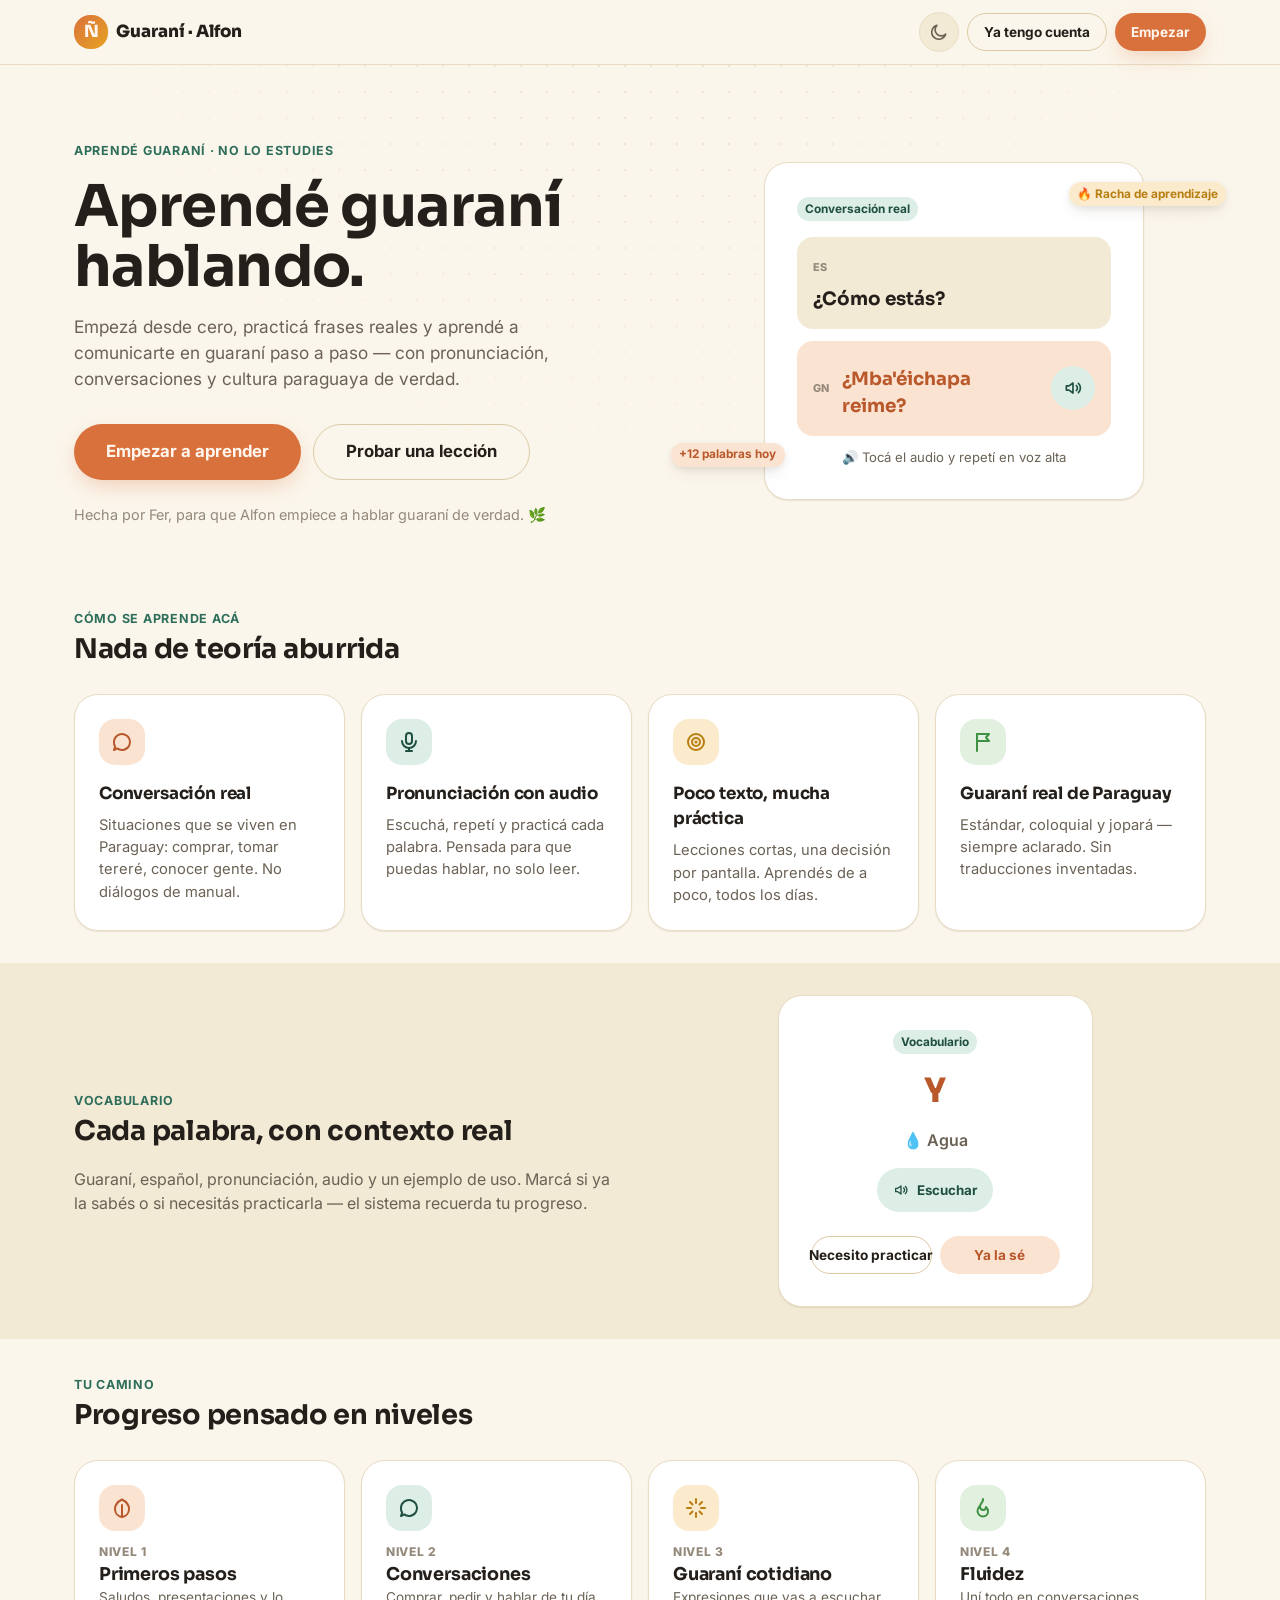
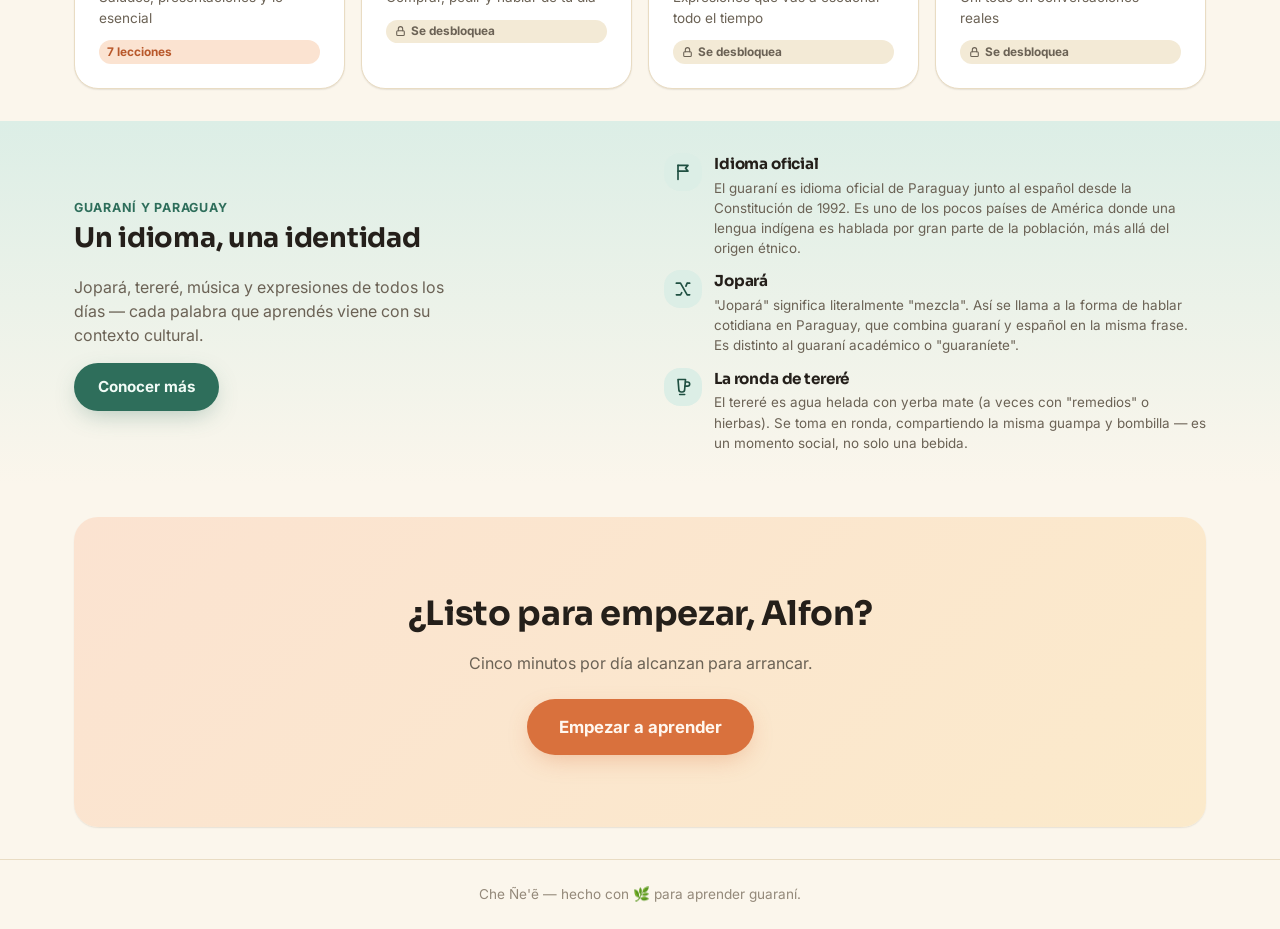
<file: index.html>
<!doctype html>
<html lang="es-PY">
<head>
<meta charset="UTF-8" />
<meta name="viewport" content="width=device-width, initial-scale=1, viewport-fit=cover" />
<title>Che Ñe'ẽ · Aprendé guaraní hablando con Fer</title>
<meta name="description" content="Una página exclusiva para que Alfon aprenda guaraní: conversación, pronunciación y frases reales del día a día en Paraguay." />
<link rel="icon" href="data:image/svg+xml,<svg xmlns=%22http://www.w3.org/2000/svg%22 viewBox=%220 0 100 100%22><text y=%22.9em%22 font-size=%2290%22>🌿</text></svg>" />
<link rel="preconnect" href="https://fonts.googleapis.com">
<link rel="preconnect" href="https://fonts.gstatic.com" crossorigin>
<link href="https://fonts.googleapis.com/css2?family=Sora:wght@600;700;800&family=Inter:wght@400;500;600;700&display=swap" rel="stylesheet">
<link rel="stylesheet" href="css/tokens.css">
<link rel="stylesheet" href="css/base.css">
<link rel="stylesheet" href="css/components.css">
<link rel="stylesheet" href="css/landing.css">
</head>
<body data-page="landing">
<a class="skip-link" href="#main">Saltar al contenido</a>

<header class="lp-header">
  <div class="container lp-header-inner">
    <a href="index.html" class="brand"><span class="brand-mark">Ñ</span><span>Guaraní · Alfon</span></a>
    <div class="lp-header-actions">
      <button class="icon-btn" id="lp-theme-toggle" aria-label="Cambiar tema" title="Cambiar tema"></button>
      <a href="onboarding.html" class="btn btn-ghost btn-sm">Ya tengo cuenta</a>
      <a href="onboarding.html" class="btn btn-primary btn-sm">Empezar</a>
    </div>
  </div>
</header>

<main id="main">

  <!-- HERO -->
  <section class="lp-hero">
    <div class="nandu-texture" aria-hidden="true"></div>
    <div class="container lp-hero-grid">
      <div class="lp-hero-copy">
        <span class="eyebrow">Aprendé guaraní · No lo estudies</span>
        <h1>Aprendé guaraní<br>hablando.</h1>
        <p class="lp-hero-sub">Empezá desde cero, practicá frases reales y aprendé a comunicarte en guaraní paso a paso — con pronunciación, conversaciones y cultura paraguaya de verdad.</p>
        <div class="lp-hero-ctas">
          <a href="onboarding.html" class="btn btn-primary btn-lg" id="cta-empezar">Empezar a aprender</a>
          <a href="leccion.html?demo=1" class="btn btn-ghost btn-lg">Probar una lección</a>
        </div>
        <p class="lp-hero-note">Hecha por Fer, para que Alfon empiece a hablar guaraní de verdad. 🌿</p>
      </div>

      <div class="lp-hero-visual" aria-hidden="false">
        <div class="chat-card card card-pad-lg">
          <div class="chat-card-head">
            <span class="badge badge-secondary">Conversación real</span>
          </div>
          <div class="chat-bubble chat-es">
            <span class="chat-lang">ES</span>
            <p>¿Cómo estás?</p>
          </div>
          <div class="chat-bubble chat-gn">
            <span class="chat-lang">GN</span>
            <p>¿Mba'éichapa reime?</p>
            <button class="audio-btn-icon" id="hero-audio-btn" aria-label="Escuchar pronunciación"></button>
          </div>
          <div class="chat-hint text-soft">🔊 Tocá el audio y repetí en voz alta</div>
        </div>
        <div class="lp-hero-badge lp-badge-1 badge badge-accent">🔥 Racha de aprendizaje</div>
        <div class="lp-hero-badge lp-badge-2 badge badge-primary">+12 palabras hoy</div>
      </div>
    </div>
  </section>

  <!-- POR QUÉ ASÍ -->
  <section class="section container">
    <div class="section-head">
      <span class="eyebrow">Cómo se aprende acá</span>
      <h2 class="section-title">Nada de teoría aburrida</h2>
    </div>
    <div class="feature-grid">
      <div class="card card-hover feature-card">
        <div class="feature-icon fi-primary" id="fi-chat"></div>
        <h3>Conversación real</h3>
        <p class="text-soft">Situaciones que se viven en Paraguay: comprar, tomar tereré, conocer gente. No diálogos de manual.</p>
      </div>
      <div class="card card-hover feature-card">
        <div class="feature-icon fi-secondary" id="fi-mic"></div>
        <h3>Pronunciación con audio</h3>
        <p class="text-soft">Escuchá, repetí y practicá cada palabra. Pensada para que puedas hablar, no solo leer.</p>
      </div>
      <div class="card card-hover feature-card">
        <div class="feature-icon fi-accent" id="fi-target"></div>
        <h3>Poco texto, mucha práctica</h3>
        <p class="text-soft">Lecciones cortas, una decisión por pantalla. Aprendés de a poco, todos los días.</p>
      </div>
      <div class="card card-hover feature-card">
        <div class="feature-icon fi-success" id="fi-flag"></div>
        <h3>Guaraní real de Paraguay</h3>
        <p class="text-soft">Estándar, coloquial y jopará — siempre aclarado. Sin traducciones inventadas.</p>
      </div>
    </div>
  </section>

  <!-- DEMO FLASHCARD -->
  <section class="section lp-demo-section">
    <div class="container lp-demo-grid">
      <div class="lp-demo-copy">
        <span class="eyebrow">Vocabulario</span>
        <h2 class="section-title">Cada palabra, con contexto real</h2>
        <p class="text-soft">Guaraní, español, pronunciación, audio y un ejemplo de uso. Marcá si ya la sabés o si necesitás practicarla — el sistema recuerda tu progreso.</p>
      </div>
      <div class="flash-demo card card-pad-lg" id="lp-flash-demo">
        <!-- llenado por landing.js -->
      </div>
    </div>
  </section>

  <!-- NIVELES -->
  <section class="section container">
    <div class="section-head">
      <span class="eyebrow">Tu camino</span>
      <h2 class="section-title">Progreso pensado en niveles</h2>
    </div>
    <div class="levels-grid" id="lp-levels-grid"></div>
  </section>

  <!-- CULTURA TEASER -->
  <section class="section lp-culture">
    <div class="container lp-culture-inner">
      <div>
        <span class="eyebrow">Guaraní y Paraguay</span>
        <h2 class="section-title">Un idioma, una identidad</h2>
        <p class="text-soft" style="max-width:38ch">Jopará, tereré, música y expresiones de todos los días — cada palabra que aprendés viene con su contexto cultural.</p>
        <a href="cultura.html" class="btn btn-secondary">Conocer más</a>
      </div>
      <div class="culture-mini-cards" id="lp-culture-cards"></div>
    </div>
  </section>

  <!-- CTA FINAL -->
  <section class="section container lp-final-cta">
    <div class="card card-pad-lg lp-final-card">
      <h2>¿Listo para empezar, Alfon?</h2>
      <p class="text-soft">Cinco minutos por día alcanzan para arrancar.</p>
      <a href="onboarding.html" class="btn btn-primary btn-lg">Empezar a aprender</a>
    </div>
  </section>

</main>

<footer class="lp-footer">
  <div class="container lp-footer-inner">
    <span class="text-faint">Che Ñe'ẽ — hecho con 🌿 para aprender guaraní.</span>
  </div>
</footer>

<script src="js/icons.js"></script>
<script src="js/data.js"></script>
<script src="js/state.js"></script>
<script src="js/landing.js"></script>
</body>
</html>
</file>
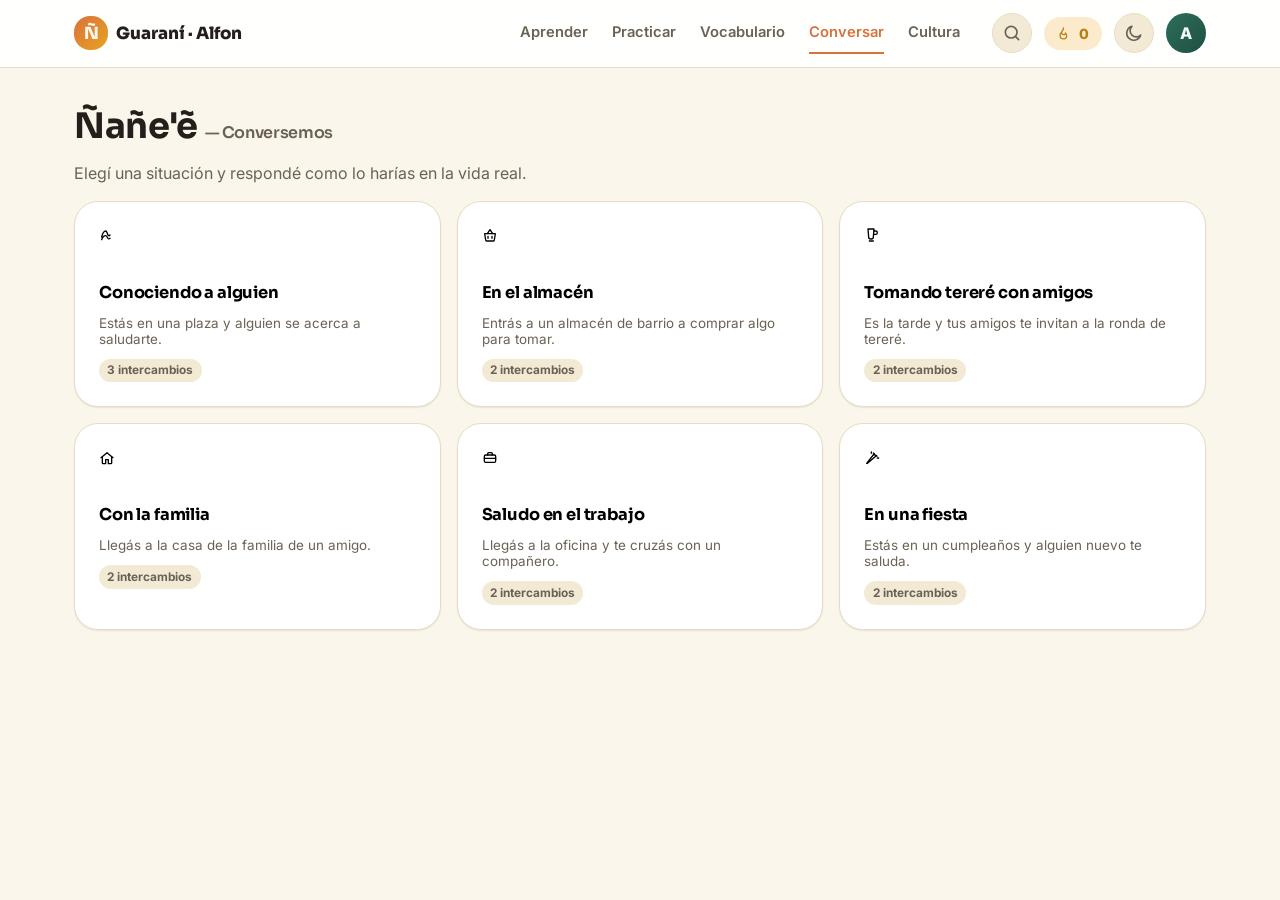
<file: conversar.html>
<!doctype html>
<html lang="es-PY">
<head>
<meta charset="UTF-8" />
<meta name="viewport" content="width=device-width, initial-scale=1, viewport-fit=cover" />
<title>Ñañe'ẽ · Che Ñe'ẽ</title>
<link rel="preconnect" href="https://fonts.googleapis.com">
<link rel="preconnect" href="https://fonts.gstatic.com" crossorigin>
<link href="https://fonts.googleapis.com/css2?family=Sora:wght@600;700;800&family=Inter:wght@400;500;600;700&display=swap" rel="stylesheet">
<link rel="icon" href="data:image/svg+xml,<svg xmlns=%22http://www.w3.org/2000/svg%22 viewBox=%220 0 100 100%22><text y=%22.9em%22 font-size=%2290%22>🌿</text></svg>" />
<link rel="stylesheet" href="css/tokens.css">
<link rel="stylesheet" href="css/base.css">
<link rel="stylesheet" href="css/components.css">
<link rel="stylesheet" href="css/app.css">
<link rel="stylesheet" href="css/conversar.css">
</head>
<body data-page="conversar">
<a class="skip-link" href="#main">Saltar al contenido</a>
<div id="topnav-root"></div>

<div class="app-shell">
  <main id="main" class="container">
    <div class="page-head">
      <h1>Ñañe'ẽ <span class="text-soft" style="font-weight:600;font-size:1rem">— Conversemos</span></h1>
      <p>Elegí una situación y respondé como lo harías en la vida real.</p>
    </div>
    <div id="conversar-root"></div>
  </main>
</div>

<div id="bottomnav-root"></div>

<script src="js/icons.js"></script>
<script src="js/data.js"></script>
<script src="js/state.js"></script>
<script src="js/chrome.js"></script>
<script src="js/conversar.js"></script>
</body>
</html>
</file>
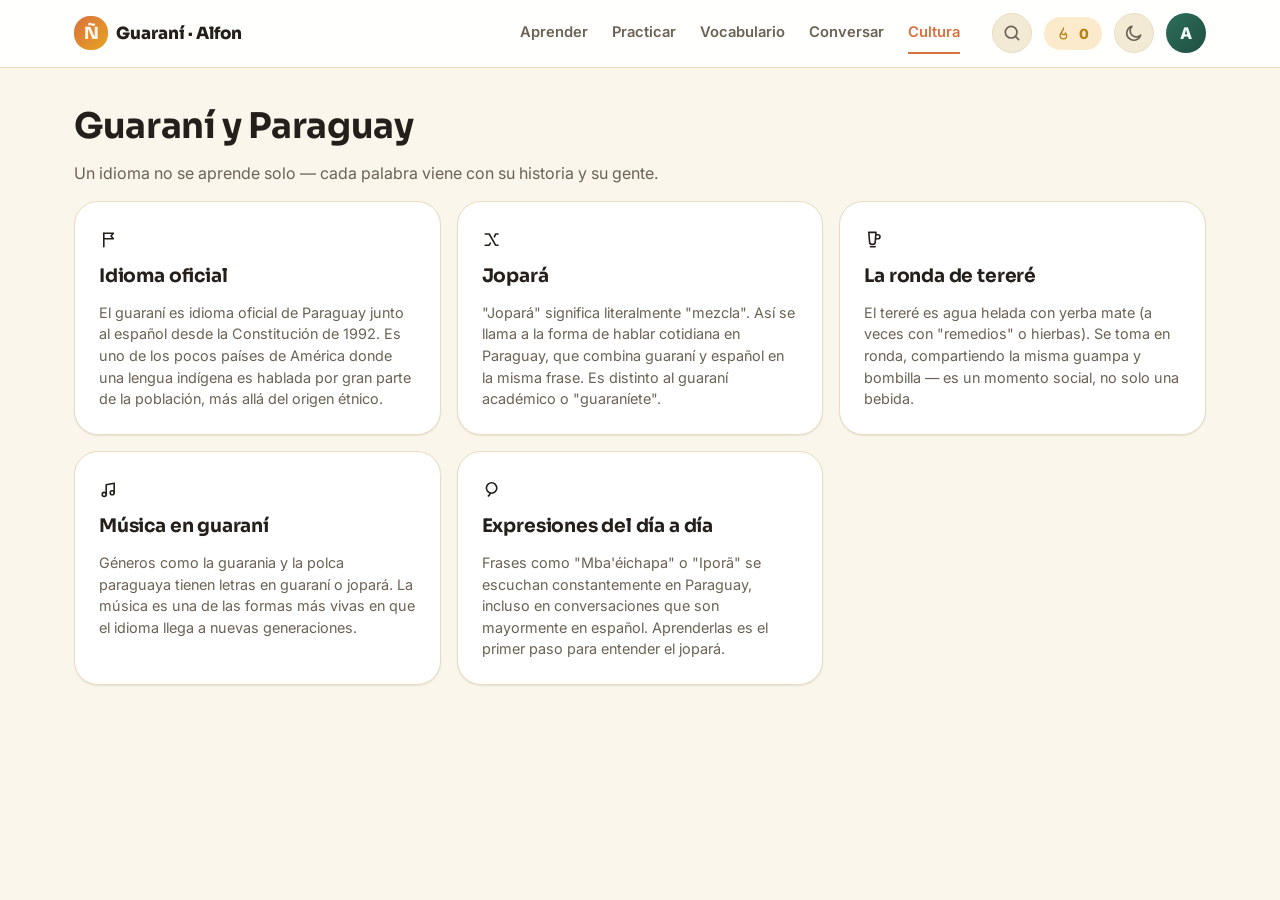
<file: cultura.html>
<!doctype html>
<html lang="es-PY">
<head>
<meta charset="UTF-8" />
<meta name="viewport" content="width=device-width, initial-scale=1, viewport-fit=cover" />
<title>Guaraní y Paraguay · Che Ñe'ẽ</title>
<link rel="preconnect" href="https://fonts.googleapis.com">
<link rel="preconnect" href="https://fonts.gstatic.com" crossorigin>
<link href="https://fonts.googleapis.com/css2?family=Sora:wght@600;700;800&family=Inter:wght@400;500;600;700&display=swap" rel="stylesheet">
<link rel="icon" href="data:image/svg+xml,<svg xmlns=%22http://www.w3.org/2000/svg%22 viewBox=%220 0 100 100%22><text y=%22.9em%22 font-size=%2290%22>🌿</text></svg>" />
<link rel="stylesheet" href="css/tokens.css">
<link rel="stylesheet" href="css/base.css">
<link rel="stylesheet" href="css/components.css">
<link rel="stylesheet" href="css/app.css">
</head>
<body data-page="cultura">
<a class="skip-link" href="#main">Saltar al contenido</a>
<div id="topnav-root"></div>

<div class="app-shell">
  <main id="main" class="container">
    <div class="page-head">
      <h1>Guaraní y Paraguay</h1>
      <p>Un idioma no se aprende solo — cada palabra viene con su historia y su gente.</p>
    </div>
    <div class="culture-grid" id="culture-grid"></div>
  </main>
</div>

<div id="bottomnav-root"></div>

<script src="js/icons.js"></script>
<script src="js/data.js"></script>
<script src="js/state.js"></script>
<script src="js/chrome.js"></script>
<script src="js/cultura.js"></script>
</body>
</html>
</file>
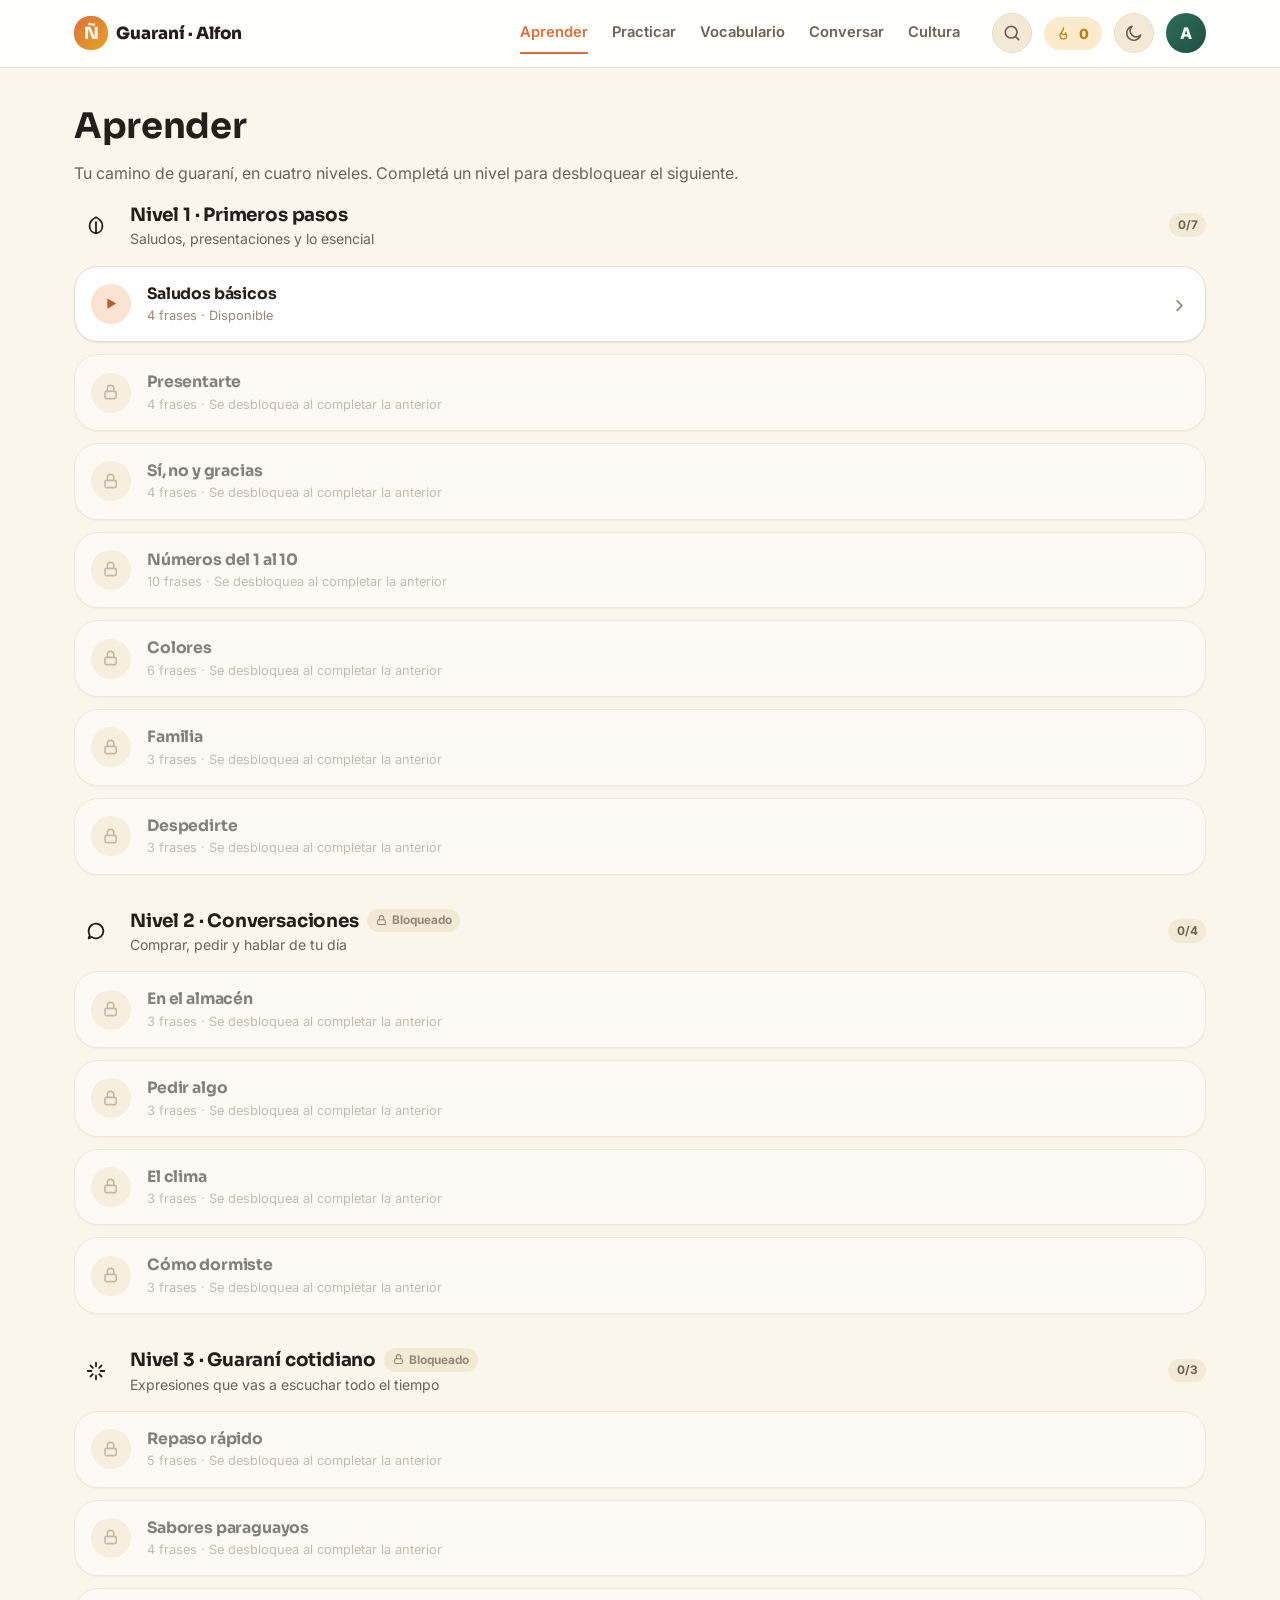
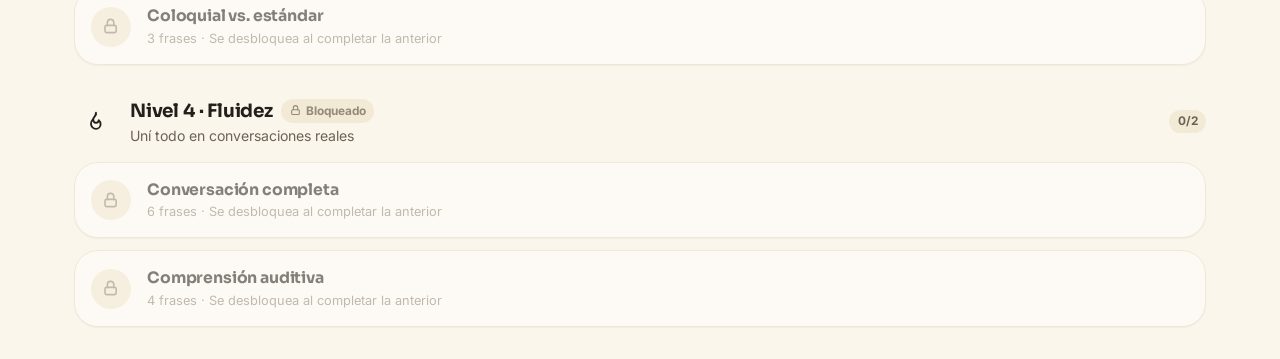
<file: cursos.html>
<!doctype html>
<html lang="es-PY">
<head>
<meta charset="UTF-8" />
<meta name="viewport" content="width=device-width, initial-scale=1, viewport-fit=cover" />
<title>Aprender · Che Ñe'ẽ</title>
<link rel="preconnect" href="https://fonts.googleapis.com">
<link rel="preconnect" href="https://fonts.gstatic.com" crossorigin>
<link href="https://fonts.googleapis.com/css2?family=Sora:wght@600;700;800&family=Inter:wght@400;500;600;700&display=swap" rel="stylesheet">
<link rel="icon" href="data:image/svg+xml,<svg xmlns=%22http://www.w3.org/2000/svg%22 viewBox=%220 0 100 100%22><text y=%22.9em%22 font-size=%2290%22>🌿</text></svg>" />
<link rel="stylesheet" href="css/tokens.css">
<link rel="stylesheet" href="css/base.css">
<link rel="stylesheet" href="css/components.css">
<link rel="stylesheet" href="css/app.css">
</head>
<body data-page="aprender">
<a class="skip-link" href="#main">Saltar al contenido</a>
<div id="topnav-root"></div>

<div class="app-shell">
  <main id="main" class="container">
    <div class="page-head">
      <h1>Aprender</h1>
      <p>Tu camino de guaraní, en cuatro niveles. Completá un nivel para desbloquear el siguiente.</p>
    </div>
    <div id="courses-root"></div>
  </main>
</div>

<div id="bottomnav-root"></div>

<script src="js/icons.js"></script>
<script src="js/data.js"></script>
<script src="js/state.js"></script>
<script src="js/content-helpers.js"></script>
<script src="js/chrome.js"></script>
<script src="js/cursos.js"></script>
</body>
</html>
</file>
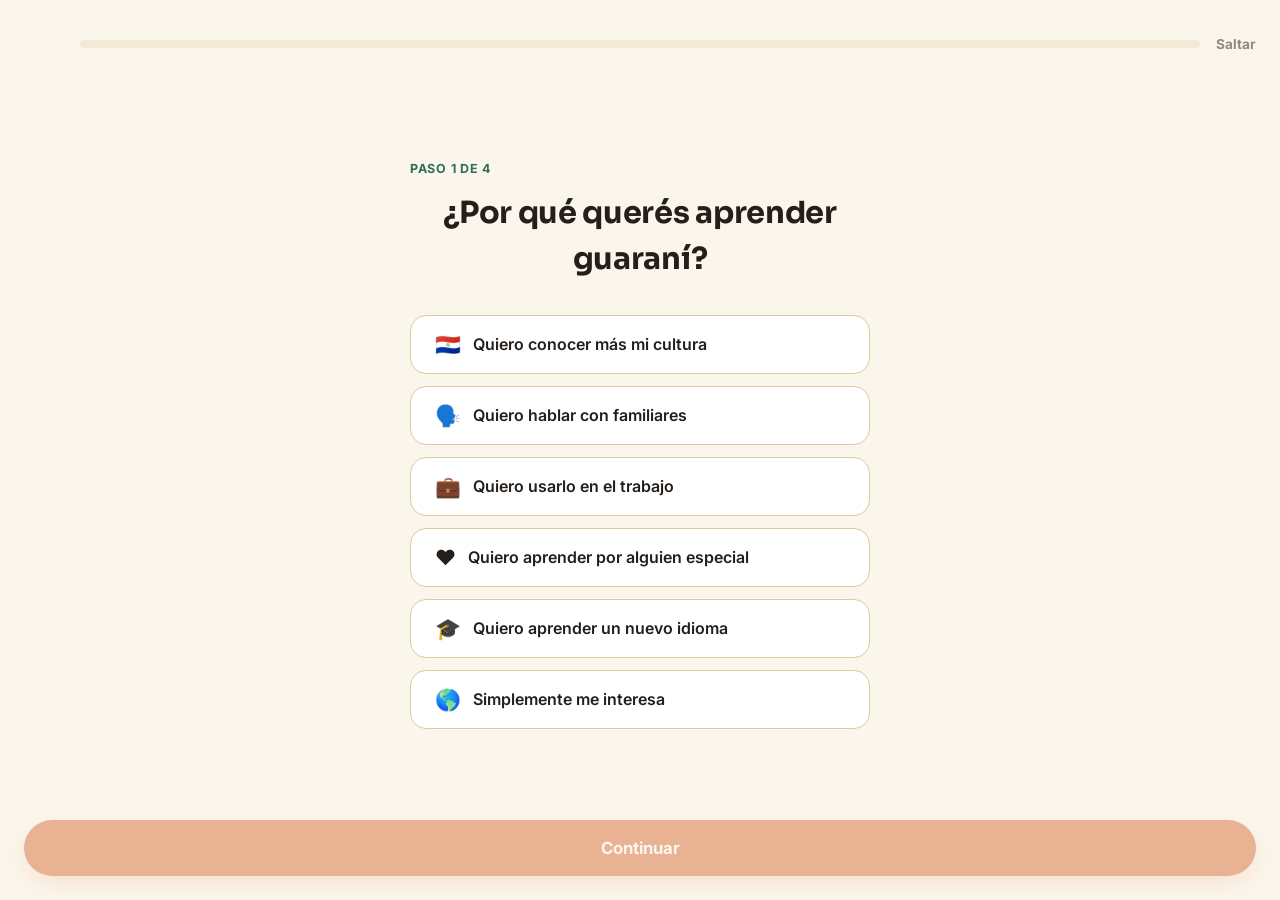
<file: dashboard.html>
<!doctype html>
<html lang="es-PY">
<head>
<meta charset="UTF-8" />
<meta name="viewport" content="width=device-width, initial-scale=1, viewport-fit=cover" />
<title>Inicio · Che Ñe'ẽ</title>
<link rel="preconnect" href="https://fonts.googleapis.com">
<link rel="preconnect" href="https://fonts.gstatic.com" crossorigin>
<link href="https://fonts.googleapis.com/css2?family=Sora:wght@600;700;800&family=Inter:wght@400;500;600;700&display=swap" rel="stylesheet">
<link rel="icon" href="data:image/svg+xml,<svg xmlns=%22http://www.w3.org/2000/svg%22 viewBox=%220 0 100 100%22><text y=%22.9em%22 font-size=%2290%22>🌿</text></svg>" />
<link rel="stylesheet" href="css/tokens.css">
<link rel="stylesheet" href="css/base.css">
<link rel="stylesheet" href="css/components.css">
<link rel="stylesheet" href="css/app.css">
</head>
<body data-page="inicio">
<a class="skip-link" href="#main">Saltar al contenido</a>
<div id="topnav-root"></div>

<div class="app-shell">
  <main id="main" class="container">

    <section class="section" style="padding-top: var(--sp-5)">
      <div class="card card-pad-lg greet-card">
        <div class="greet-head">
          <div>
            <h1 class="greet-title" id="dash-greeting">¡Mba'éichapa!</h1>
            <p class="greet-sub" id="dash-subgreeting">Vamos a aprender un poco de guaraní hoy.</p>
          </div>
          <div class="ring greet-ring" id="dash-ring" style="--pct:0"><span id="dash-ring-label">A1</span></div>
        </div>
      </div>
    </section>

    <section class="section" style="padding-top:0">
      <div class="stat-row">
        <div class="card stat-card">
          <div class="stat-icon fi-accent" data-icon="flame"></div>
          <span class="stat-value" id="stat-streak">0</span>
          <span class="stat-label">Días de racha</span>
        </div>
        <div class="card stat-card">
          <div class="stat-icon fi-primary" data-icon="star"></div>
          <span class="stat-value" id="stat-words">0</span>
          <span class="stat-label">Palabras aprendidas</span>
        </div>
        <div class="card stat-card">
          <div class="stat-icon fi-secondary" data-icon="book"></div>
          <span class="stat-value" id="stat-lessons">0</span>
          <span class="stat-label">Lecciones completadas</span>
        </div>
        <div class="card stat-card">
          <div class="stat-icon fi-success" data-icon="target"></div>
          <span class="stat-value" id="stat-minutes">0</span>
          <span class="stat-label">Minutos hoy</span>
        </div>
      </div>
    </section>

    <section class="section" style="padding-top:0">
      <div class="grid-2">
        <div class="card next-lesson-card" id="dash-next-lesson"></div>
        <div class="card">
          <div class="goal-bar-row">
            <span>Objetivo de hoy</span>
            <span id="dash-goal-text">0 / 10 min</span>
          </div>
          <div class="progress progress-lg"><div class="progress-fill" id="dash-goal-fill" style="width:0%"></div></div>
          <div class="weekday-row" id="dash-week-row" style="margin-top: var(--sp-4)"></div>
        </div>
      </div>
    </section>

    <section class="section" style="padding-top:0">
      <div class="card card-pad-lg phrase-card">
        <span class="eyebrow">Ñe'ẽ ko árape · Frase del día</span>
        <div class="phrase-gn" id="dash-phrase-gn"></div>
        <div class="phrase-es" id="dash-phrase-es"></div>
        <div class="phrase-actions">
          <button class="audio-btn" id="dash-phrase-audio"><span>Escuchar</span></button>
          <button class="btn btn-primary" id="dash-phrase-learn">Aprender esta frase</button>
        </div>
      </div>
    </section>

    <section class="section" style="padding-top:0">
      <h2 class="section-title">Acceso rápido</h2>
      <div class="quick-grid">
        <a href="pronunciacion.html" class="card card-hover quick-tile">
          <div class="feature-icon fi-primary" data-icon="mic"></div>
          <div><h3 style="font-size:.95rem">Pronunciación</h3><p class="text-soft" style="font-size:.8rem">Escuchá y repetí</p></div>
        </a>
        <a href="conversar.html" class="card card-hover quick-tile">
          <div class="feature-icon fi-secondary" data-icon="chat"></div>
          <div><h3 style="font-size:.95rem">Ñañe'ẽ</h3><p class="text-soft" style="font-size:.8rem">Conversá en escenarios</p></div>
        </a>
        <a href="vocabulario.html" class="card card-hover quick-tile">
          <div class="feature-icon fi-accent" data-icon="star"></div>
          <div><h3 style="font-size:.95rem">Vocabulario</h3><p class="text-soft" style="font-size:.8rem">Tarjetas para repasar</p></div>
        </a>
        <a href="diccionario.html" class="card card-hover quick-tile">
          <div class="feature-icon fi-success" data-icon="search"></div>
          <div><h3 style="font-size:.95rem">Diccionario</h3><p class="text-soft" style="font-size:.8rem">Buscá una palabra</p></div>
        </a>
      </div>
    </section>

  </main>
</div>

<div id="bottomnav-root"></div>

<script src="js/icons.js"></script>
<script src="js/data.js"></script>
<script src="js/state.js"></script>
<script src="js/content-helpers.js"></script>
<script src="js/chrome.js"></script>
<script src="js/dashboard.js"></script>
</body>
</html>
</file>
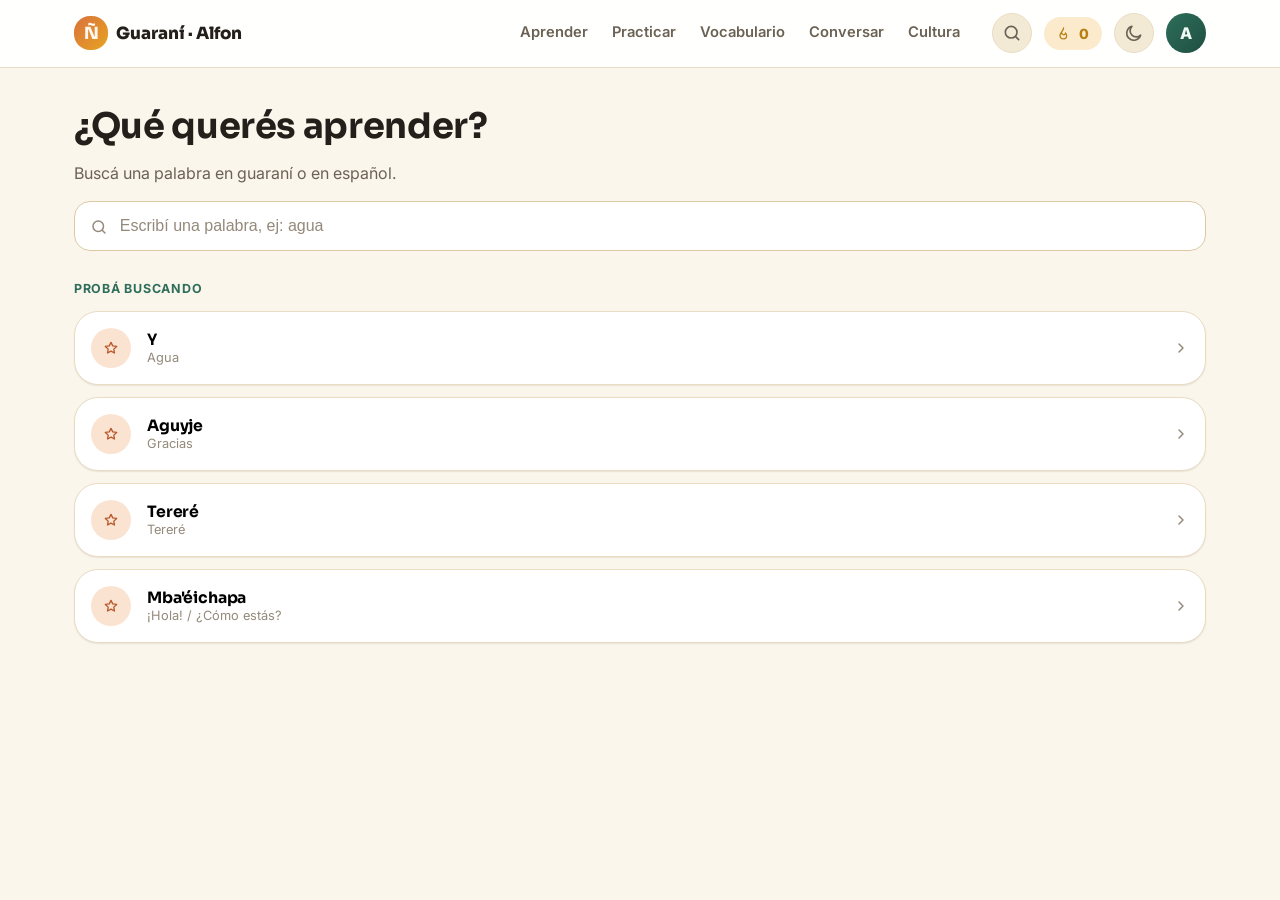
<file: diccionario.html>
<!doctype html>
<html lang="es-PY">
<head>
<meta charset="UTF-8" />
<meta name="viewport" content="width=device-width, initial-scale=1, viewport-fit=cover" />
<title>Diccionario · Che Ñe'ẽ</title>
<link rel="preconnect" href="https://fonts.googleapis.com">
<link rel="preconnect" href="https://fonts.gstatic.com" crossorigin>
<link href="https://fonts.googleapis.com/css2?family=Sora:wght@600;700;800&family=Inter:wght@400;500;600;700&display=swap" rel="stylesheet">
<link rel="icon" href="data:image/svg+xml,<svg xmlns=%22http://www.w3.org/2000/svg%22 viewBox=%220 0 100 100%22><text y=%22.9em%22 font-size=%2290%22>🌿</text></svg>" />
<link rel="stylesheet" href="css/tokens.css">
<link rel="stylesheet" href="css/base.css">
<link rel="stylesheet" href="css/components.css">
<link rel="stylesheet" href="css/app.css">
</head>
<body data-page="diccionario">
<a class="skip-link" href="#main">Saltar al contenido</a>
<div id="topnav-root"></div>

<div class="app-shell">
  <main id="main" class="container">
    <div class="page-head">
      <h1>¿Qué querés aprender?</h1>
      <p>Buscá una palabra en guaraní o en español.</p>
    </div>

    <div class="search-box" style="margin-bottom: var(--sp-5)">
      <span class="search-icon" data-icon="search"></span>
      <input class="input" id="dict-search" type="text" placeholder="Escribí una palabra, ej: agua" autocomplete="off">
    </div>

    <div id="dict-results"></div>
  </main>
</div>

<div id="bottomnav-root"></div>

<script src="js/icons.js"></script>
<script src="js/data.js"></script>
<script src="js/state.js"></script>
<script src="js/chrome.js"></script>
<script src="js/diccionario.js"></script>
</body>
</html>
</file>
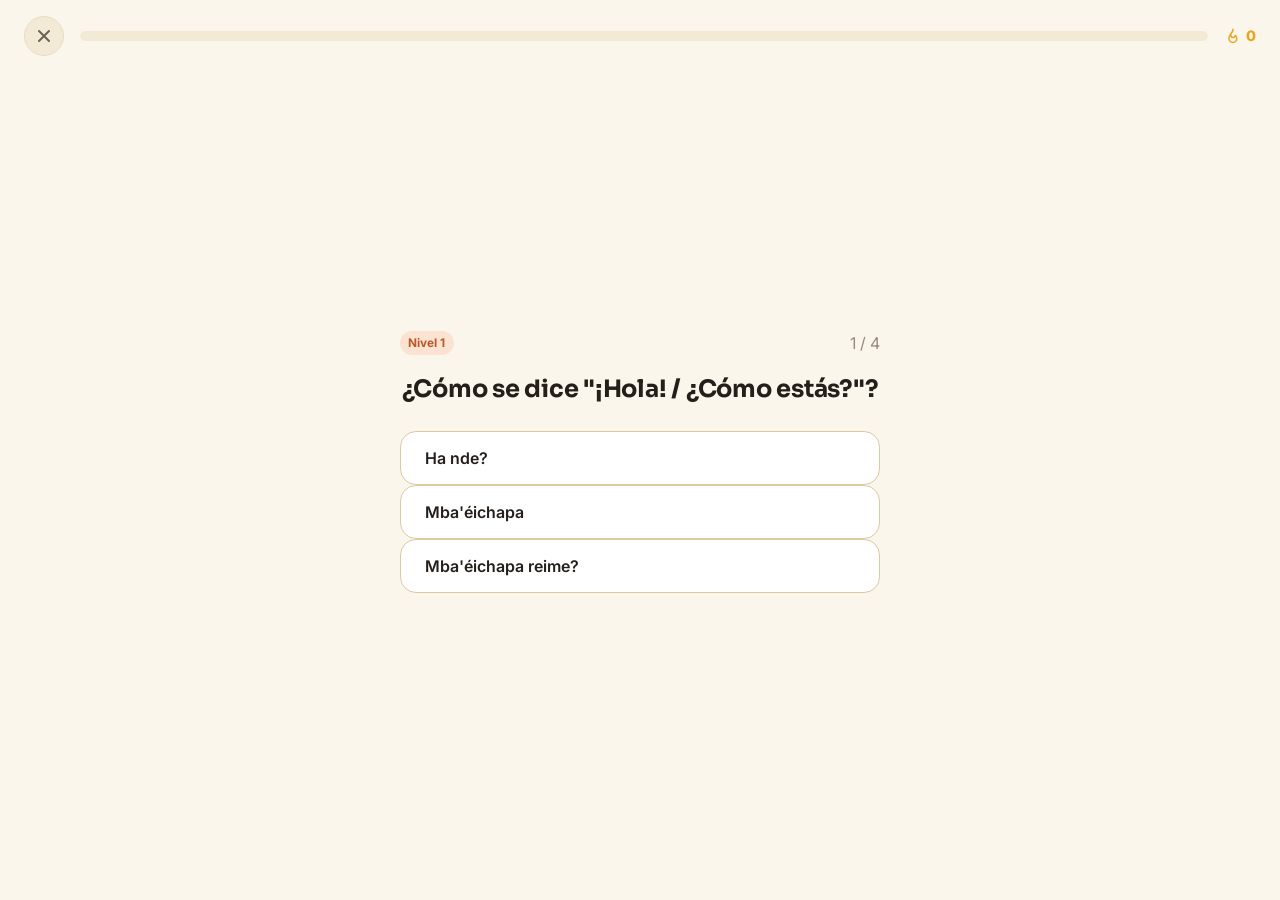
<file: leccion.html>
<!doctype html>
<html lang="es-PY">
<head>
<meta charset="UTF-8" />
<meta name="viewport" content="width=device-width, initial-scale=1, viewport-fit=cover" />
<title>Lección · Che Ñe'ẽ</title>
<link rel="preconnect" href="https://fonts.googleapis.com">
<link rel="preconnect" href="https://fonts.gstatic.com" crossorigin>
<link href="https://fonts.googleapis.com/css2?family=Sora:wght@600;700;800&family=Inter:wght@400;500;600;700&display=swap" rel="stylesheet">
<link rel="icon" href="data:image/svg+xml,<svg xmlns=%22http://www.w3.org/2000/svg%22 viewBox=%220 0 100 100%22><text y=%22.9em%22 font-size=%2290%22>🌿</text></svg>" />
<link rel="stylesheet" href="css/tokens.css">
<link rel="stylesheet" href="css/base.css">
<link rel="stylesheet" href="css/components.css">
<link rel="stylesheet" href="css/lesson.css">
</head>
<body data-page="leccion">

<div class="lesson-shell">
  <div class="lesson-topbar">
    <button class="icon-btn" id="lesson-exit" aria-label="Salir de la lección"></button>
    <div class="lesson-progress-track"><div class="lesson-progress-fill" id="lesson-progress-fill" style="width:0%"></div></div>
    <div class="lesson-lives" id="lesson-lives"></div>
  </div>

  <main class="lesson-main">
    <div class="lesson-card" id="lesson-card-root"></div>
  </main>

  <div class="feedback-bar" id="lesson-feedback-bar">
    <div class="feedback-inner">
      <div>
        <div class="feedback-title" id="lesson-feedback-title"></div>
        <div class="text-soft" id="lesson-feedback-detail" style="font-size:.88rem"></div>
      </div>
      <button class="btn btn-primary" id="lesson-continue-btn">Continuar</button>
    </div>
  </div>
</div>

<script src="js/icons.js"></script>
<script src="js/data.js"></script>
<script src="js/state.js"></script>
<script src="js/content-helpers.js"></script>
<script src="js/lesson.js"></script>
</body>
</html>
</file>
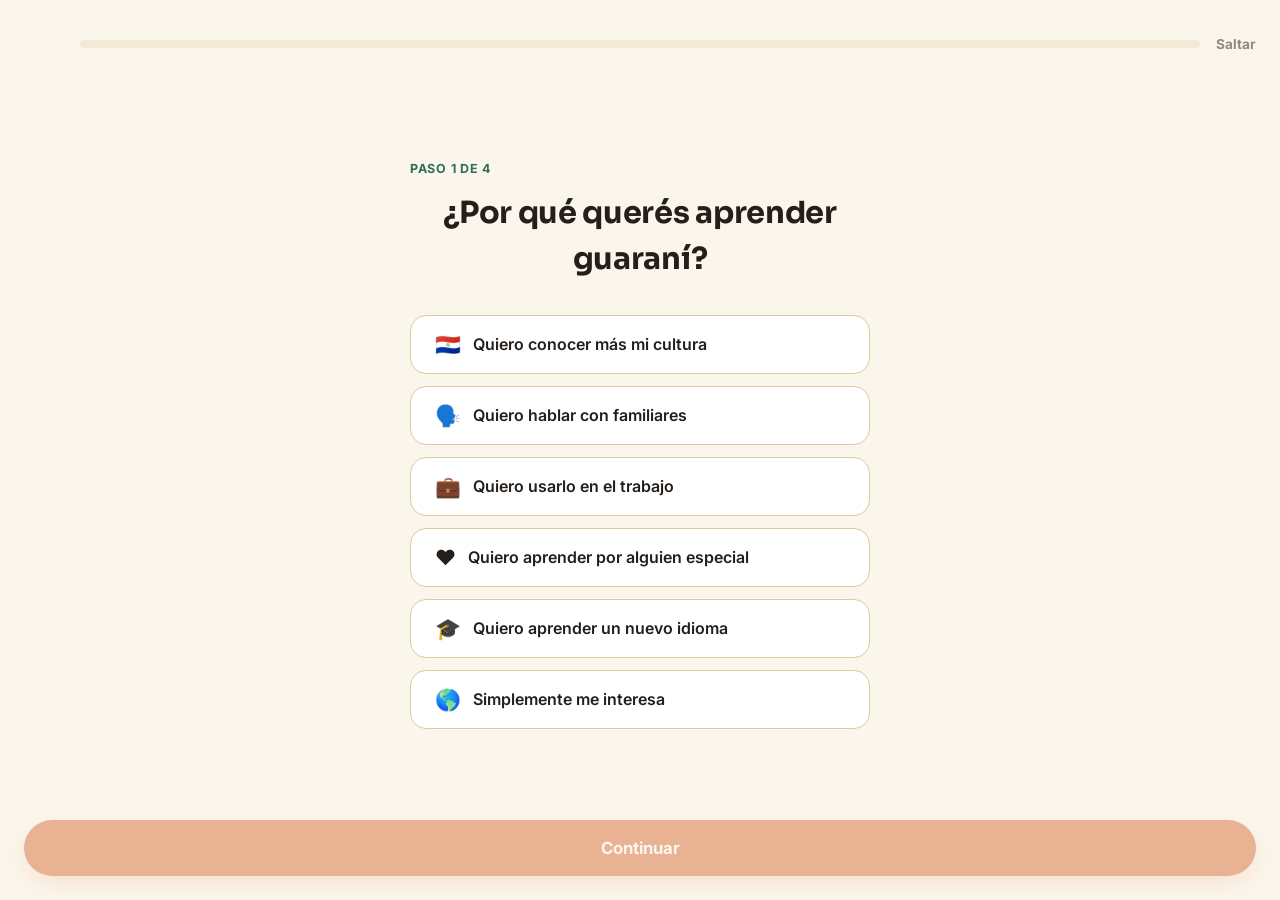
<file: onboarding.html>
<!doctype html>
<html lang="es-PY">
<head>
<meta charset="UTF-8" />
<meta name="viewport" content="width=device-width, initial-scale=1, viewport-fit=cover" />
<title>Empezar · Che Ñe'ẽ</title>
<link rel="preconnect" href="https://fonts.googleapis.com">
<link rel="preconnect" href="https://fonts.gstatic.com" crossorigin>
<link href="https://fonts.googleapis.com/css2?family=Sora:wght@600;700;800&family=Inter:wght@400;500;600;700&display=swap" rel="stylesheet">
<link rel="icon" href="data:image/svg+xml,<svg xmlns=%22http://www.w3.org/2000/svg%22 viewBox=%220 0 100 100%22><text y=%22.9em%22 font-size=%2290%22>🌿</text></svg>" />
<link rel="stylesheet" href="css/tokens.css">
<link rel="stylesheet" href="css/base.css">
<link rel="stylesheet" href="css/components.css">
<link rel="stylesheet" href="css/onboarding.css">
</head>
<body data-page="onboarding">

<div class="ob-shell">
  <div class="ob-header">
    <button class="icon-btn ob-back" id="ob-back" aria-label="Volver" style="visibility:hidden"></button>
    <div class="ob-progress">
      <div class="ob-progress-track"><div class="ob-progress-fill" id="ob-progress-fill" style="width:0%"></div></div>
    </div>
    <a href="dashboard.html" class="text-faint" style="font-size:.85rem;font-weight:700" id="ob-skip">Saltar</a>
  </div>

  <main class="ob-main">
    <div class="ob-step" id="ob-step-root"></div>
  </main>

  <div class="ob-footer">
    <button class="btn btn-primary btn-lg btn-block" id="ob-continue" disabled>Continuar</button>
  </div>
</div>

<script src="js/icons.js"></script>
<script src="js/data.js"></script>
<script src="js/state.js"></script>
<script src="js/onboarding.js"></script>
</body>
</html>
</file>
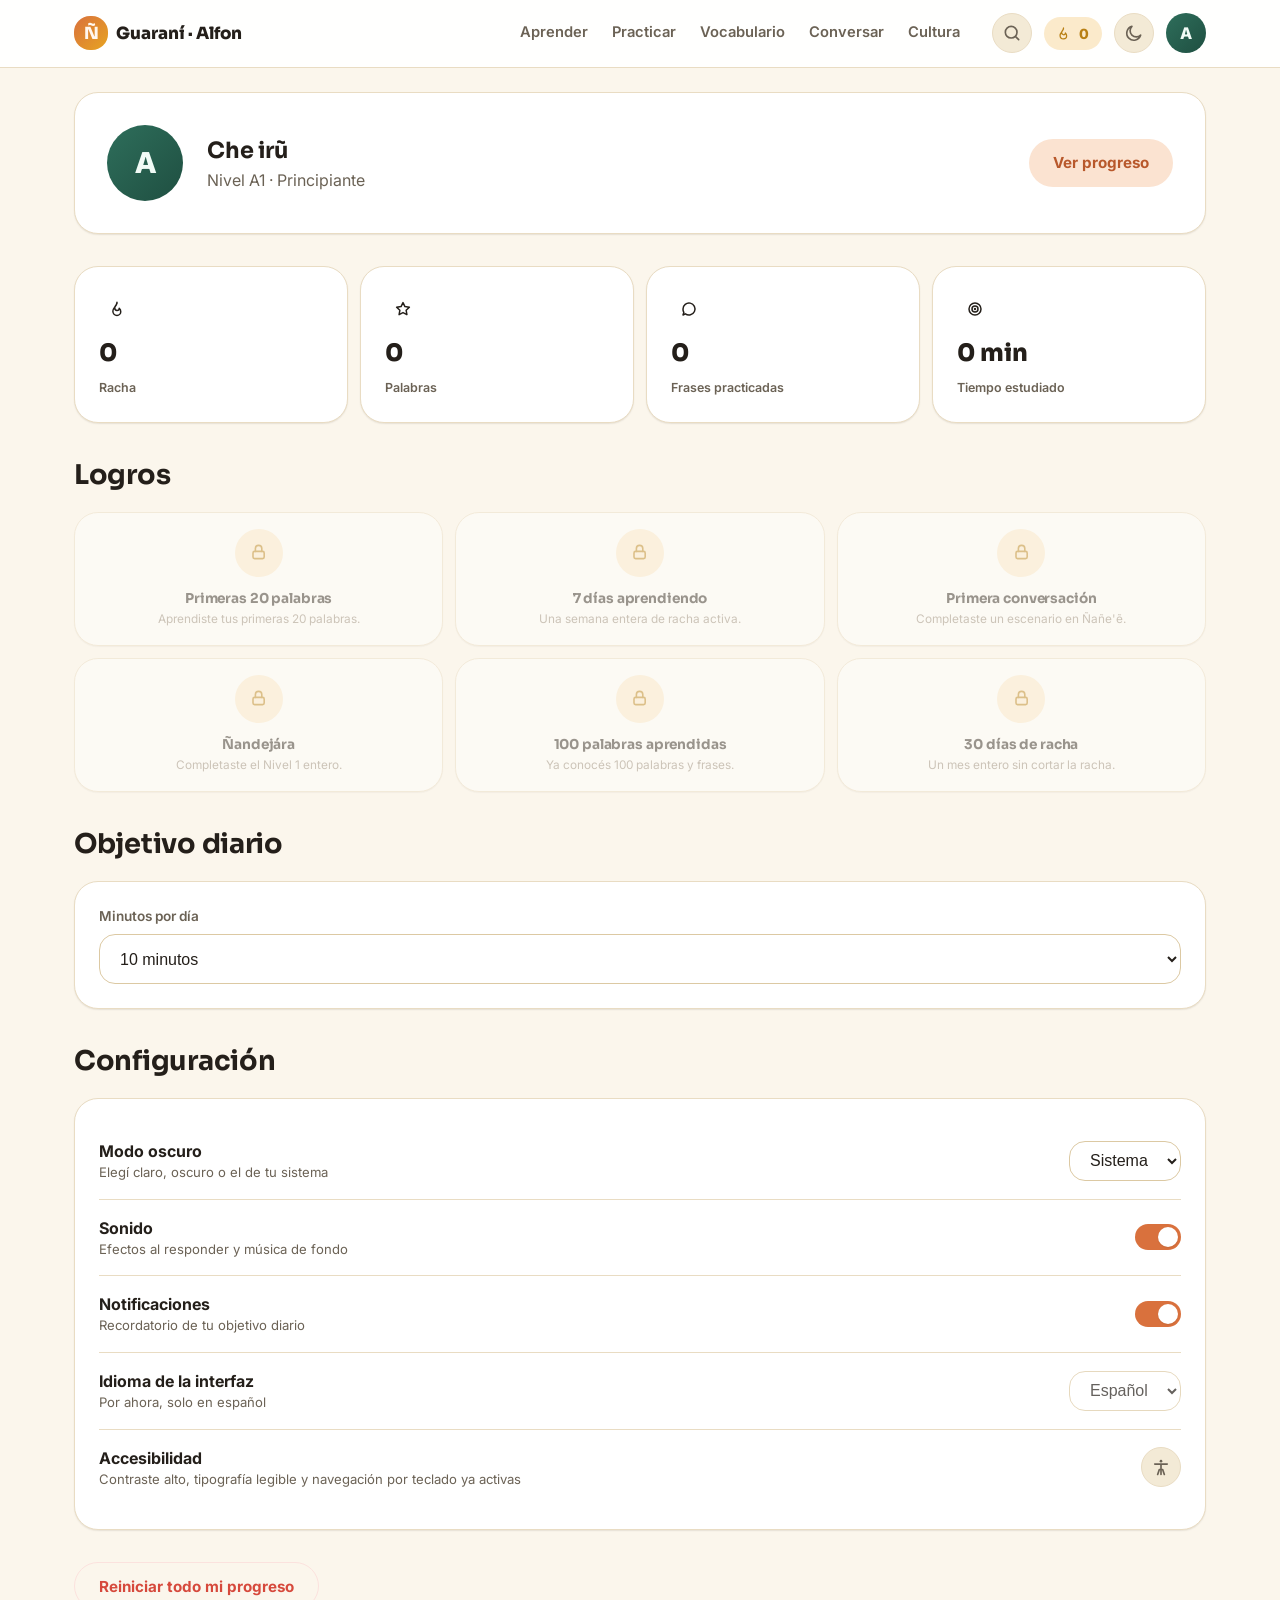
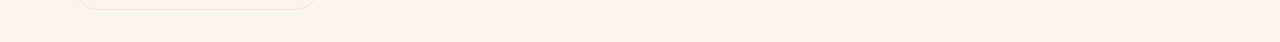
<file: perfil.html>
<!doctype html>
<html lang="es-PY">
<head>
<meta charset="UTF-8" />
<meta name="viewport" content="width=device-width, initial-scale=1, viewport-fit=cover" />
<title>Perfil · Che Ñe'ẽ</title>
<link rel="preconnect" href="https://fonts.googleapis.com">
<link rel="preconnect" href="https://fonts.gstatic.com" crossorigin>
<link href="https://fonts.googleapis.com/css2?family=Sora:wght@600;700;800&family=Inter:wght@400;500;600;700&display=swap" rel="stylesheet">
<link rel="icon" href="data:image/svg+xml,<svg xmlns=%22http://www.w3.org/2000/svg%22 viewBox=%220 0 100 100%22><text y=%22.9em%22 font-size=%2290%22>🌿</text></svg>" />
<link rel="stylesheet" href="css/tokens.css">
<link rel="stylesheet" href="css/base.css">
<link rel="stylesheet" href="css/components.css">
<link rel="stylesheet" href="css/app.css">
</head>
<body data-page="perfil">
<a class="skip-link" href="#main">Saltar al contenido</a>
<div id="topnav-root"></div>

<div class="app-shell">
  <main id="main" class="container">

    <div class="section" style="padding-top: var(--sp-5)">
      <div class="card card-pad-lg profile-head">
        <div class="profile-avatar" id="profile-avatar">A</div>
        <div style="flex:1">
          <h1 id="profile-name" style="font-size:1.4rem">Alfon</h1>
          <p class="text-soft" id="profile-level-label">Nivel A1 · Principiante</p>
        </div>
        <a href="progreso.html" class="btn btn-soft">Ver progreso</a>
      </div>
    </div>

    <div class="section" style="padding-top:0">
      <div class="stat-row">
        <div class="card stat-card"><div class="stat-icon fi-accent" data-icon="flame"></div><span class="stat-value" id="p-streak">0</span><span class="stat-label">Racha</span></div>
        <div class="card stat-card"><div class="stat-icon fi-primary" data-icon="star"></div><span class="stat-value" id="p-words">0</span><span class="stat-label">Palabras</span></div>
        <div class="card stat-card"><div class="stat-icon fi-secondary" data-icon="chat"></div><span class="stat-value" id="p-phrases">0</span><span class="stat-label">Frases practicadas</span></div>
        <div class="card stat-card"><div class="stat-icon fi-success" data-icon="target"></div><span class="stat-value" id="p-time">0 min</span><span class="stat-label">Tiempo estudiado</span></div>
      </div>
    </div>

    <div class="section" style="padding-top:0">
      <h2 class="section-title">Logros</h2>
      <div class="achv-grid" id="achv-grid"></div>
    </div>

    <div class="section" style="padding-top:0">
      <h2 class="section-title">Objetivo diario</h2>
      <div class="card">
        <div class="field">
          <label for="p-goal-select">Minutos por día</label>
          <select class="select" id="p-goal-select">
            <option value="5">5 minutos</option>
            <option value="10">10 minutos</option>
            <option value="15">15 minutos</option>
            <option value="30">30 minutos</option>
          </select>
        </div>
      </div>
    </div>

    <div class="section" style="padding-top:0">
      <h2 class="section-title">Configuración</h2>
      <div class="card">
        <div class="settings-row">
          <div><div class="settings-row-label">Modo oscuro</div><div class="settings-row-desc">Elegí claro, oscuro o el de tu sistema</div></div>
          <select class="select" id="p-theme-select" style="width:auto;height:40px">
            <option value="system">Sistema</option>
            <option value="light">Claro</option>
            <option value="dark">Oscuro</option>
          </select>
        </div>
        <div class="settings-row">
          <div><div class="settings-row-label">Sonido</div><div class="settings-row-desc">Efectos al responder y música de fondo</div></div>
          <label class="switch"><input type="checkbox" id="p-sound-toggle"><span class="switch-track"></span></label>
        </div>
        <div class="settings-row">
          <div><div class="settings-row-label">Notificaciones</div><div class="settings-row-desc">Recordatorio de tu objetivo diario</div></div>
          <label class="switch"><input type="checkbox" id="p-notif-toggle"><span class="switch-track"></span></label>
        </div>
        <div class="settings-row">
          <div><div class="settings-row-label">Idioma de la interfaz</div><div class="settings-row-desc">Por ahora, solo en español</div></div>
          <select class="select" style="width:auto;height:40px" disabled><option>Español</option></select>
        </div>
        <div class="settings-row">
          <div><div class="settings-row-label">Accesibilidad</div><div class="settings-row-desc">Contraste alto, tipografía legible y navegación por teclado ya activas</div></div>
          <span class="icon-btn" data-icon="accessibility" aria-hidden="true"></span>
        </div>
      </div>
    </div>

    <div class="section" style="padding-top:0">
      <button class="btn btn-ghost" id="p-reset" style="color:var(--danger);border-color:var(--danger-soft)">Reiniciar todo mi progreso</button>
    </div>

  </main>
</div>

<div id="bottomnav-root"></div>

<script src="js/icons.js"></script>
<script src="js/data.js"></script>
<script src="js/state.js"></script>
<script src="js/chrome.js"></script>
<script src="js/perfil.js"></script>
</body>
</html>
</file>
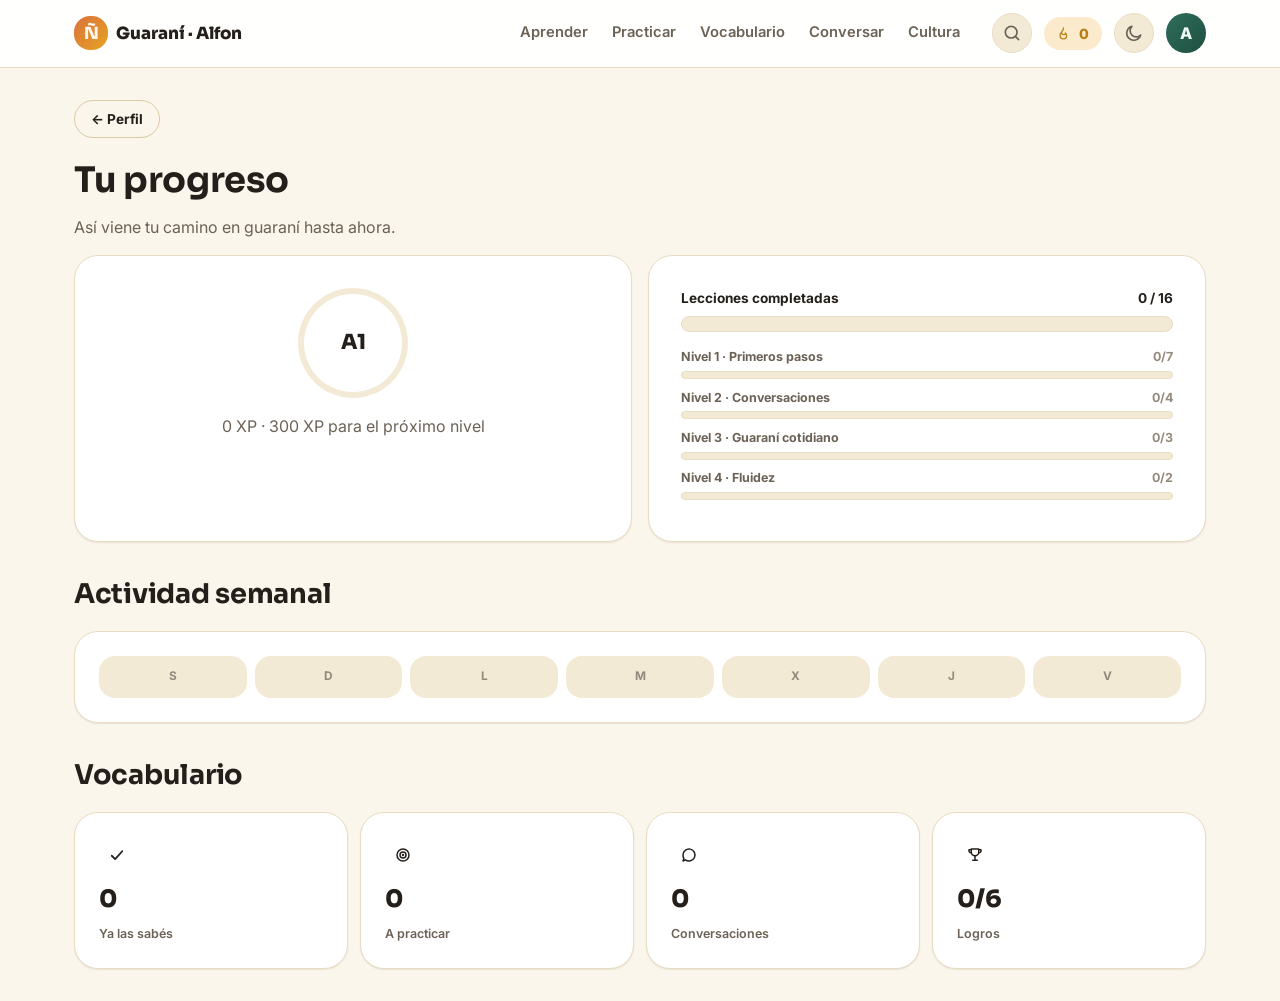
<file: progreso.html>
<!doctype html>
<html lang="es-PY">
<head>
<meta charset="UTF-8" />
<meta name="viewport" content="width=device-width, initial-scale=1, viewport-fit=cover" />
<title>Tu progreso · Che Ñe'ẽ</title>
<link rel="preconnect" href="https://fonts.googleapis.com">
<link rel="preconnect" href="https://fonts.gstatic.com" crossorigin>
<link href="https://fonts.googleapis.com/css2?family=Sora:wght@600;700;800&family=Inter:wght@400;500;600;700&display=swap" rel="stylesheet">
<link rel="icon" href="data:image/svg+xml,<svg xmlns=%22http://www.w3.org/2000/svg%22 viewBox=%220 0 100 100%22><text y=%22.9em%22 font-size=%2290%22>🌿</text></svg>" />
<link rel="stylesheet" href="css/tokens.css">
<link rel="stylesheet" href="css/base.css">
<link rel="stylesheet" href="css/components.css">
<link rel="stylesheet" href="css/app.css">
</head>
<body data-page="perfil">
<a class="skip-link" href="#main">Saltar al contenido</a>
<div id="topnav-root"></div>

<div class="app-shell">
  <main id="main" class="container">
    <div class="page-head">
      <a href="perfil.html" class="btn btn-ghost btn-sm" style="margin-bottom:1rem">← Perfil</a>
      <h1>Tu progreso</h1>
      <p>Así viene tu camino en guaraní hasta ahora.</p>
    </div>

    <div class="grid-2">
      <div class="card card-pad-lg" style="text-align:center">
        <div class="ring" id="prog-ring" style="--pct:0;width:110px;height:110px;margin:0 auto 1rem"><span id="prog-ring-label" style="font-size:1.3rem"></span></div>
        <p class="text-soft" id="prog-xp-label"></p>
      </div>
      <div class="card card-pad-lg">
        <div class="goal-bar-row"><span>Lecciones completadas</span><span id="prog-lessons-text"></span></div>
        <div class="progress progress-lg"><div class="progress-fill" id="prog-lessons-fill" style="width:0%"></div></div>
        <div id="prog-level-breakdown" style="margin-top:1rem"></div>
      </div>
    </div>

    <div class="section">
      <h2 class="section-title">Actividad semanal</h2>
      <div class="card">
        <div class="weekday-row" id="prog-week-row"></div>
      </div>
    </div>

    <div class="section" style="padding-top:0">
      <h2 class="section-title">Vocabulario</h2>
      <div class="stat-row">
        <div class="card stat-card"><div class="stat-icon fi-success" data-icon="check"></div><span class="stat-value" id="prog-known">0</span><span class="stat-label">Ya las sabés</span></div>
        <div class="card stat-card"><div class="stat-icon fi-accent" data-icon="target"></div><span class="stat-value" id="prog-practice">0</span><span class="stat-label">A practicar</span></div>
        <div class="card stat-card"><div class="stat-icon fi-secondary" data-icon="chat"></div><span class="stat-value" id="prog-scenarios">0</span><span class="stat-label">Conversaciones</span></div>
        <div class="card stat-card"><div class="stat-icon fi-primary" data-icon="trophy"></div><span class="stat-value" id="prog-achv">0</span><span class="stat-label">Logros</span></div>
      </div>
    </div>
  </main>
</div>

<div id="bottomnav-root"></div>

<script src="js/icons.js"></script>
<script src="js/data.js"></script>
<script src="js/state.js"></script>
<script src="js/content-helpers.js"></script>
<script src="js/chrome.js"></script>
<script src="js/progreso.js"></script>
</body>
</html>
</file>
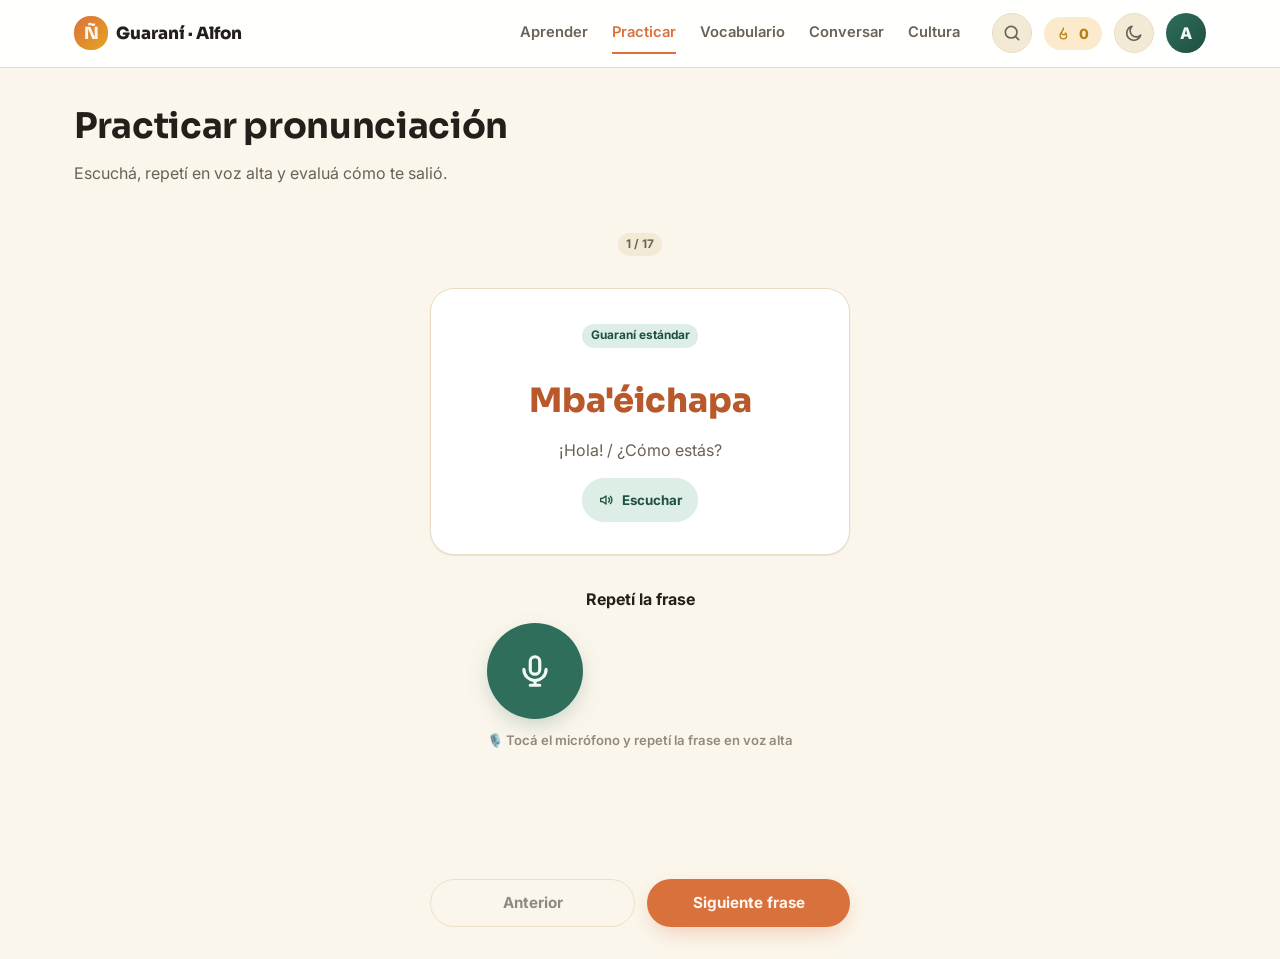
<file: pronunciacion.html>
<!doctype html>
<html lang="es-PY">
<head>
<meta charset="UTF-8" />
<meta name="viewport" content="width=device-width, initial-scale=1, viewport-fit=cover" />
<title>Practicar pronunciación · Che Ñe'ẽ</title>
<link rel="preconnect" href="https://fonts.googleapis.com">
<link rel="preconnect" href="https://fonts.gstatic.com" crossorigin>
<link href="https://fonts.googleapis.com/css2?family=Sora:wght@600;700;800&family=Inter:wght@400;500;600;700&display=swap" rel="stylesheet">
<link rel="icon" href="data:image/svg+xml,<svg xmlns=%22http://www.w3.org/2000/svg%22 viewBox=%220 0 100 100%22><text y=%22.9em%22 font-size=%2290%22>🌿</text></svg>" />
<link rel="stylesheet" href="css/tokens.css">
<link rel="stylesheet" href="css/base.css">
<link rel="stylesheet" href="css/components.css">
<link rel="stylesheet" href="css/app.css">
<link rel="stylesheet" href="css/pronunciacion.css">
</head>
<body data-page="practicar">
<a class="skip-link" href="#main">Saltar al contenido</a>
<div id="topnav-root"></div>

<div class="app-shell">
  <main id="main" class="container">
    <div class="page-head">
      <h1>Practicar pronunciación</h1>
      <p>Escuchá, repetí en voz alta y evaluá cómo te salió.</p>
    </div>

    <div class="pron-stage">
      <span class="badge badge-neutral" id="pron-counter"></span>

      <div class="card card-pad-lg pron-card">
        <span class="badge badge-secondary pron-register" id="pron-register"></span>
        <div class="pron-gn" id="pron-gn"></div>
        <div class="pron-es" id="pron-es"></div>
        <button class="audio-btn" id="pron-listen" style="margin:0 auto"><span>Escuchar</span></button>
      </div>

      <div>
        <p style="font-weight:700;margin-bottom:.75rem">Repetí la frase</p>
        <button class="mic-btn" id="pron-mic" aria-label="Tocá para grabarte hablando"></button>
        <p class="mic-hint">🎙️ Tocá el micrófono y repetí la frase en voz alta</p>
      </div>

      <div class="pron-result" id="pron-result"></div>

      <div class="pron-nav-row">
        <button class="btn btn-ghost" id="pron-prev">Anterior</button>
        <button class="btn btn-primary" id="pron-next">Siguiente frase</button>
      </div>
    </div>
  </main>
</div>

<div id="bottomnav-root"></div>

<script src="js/icons.js"></script>
<script src="js/data.js"></script>
<script src="js/state.js"></script>
<script src="js/chrome.js"></script>
<script src="js/pronunciacion.js"></script>
</body>
</html>
</file>
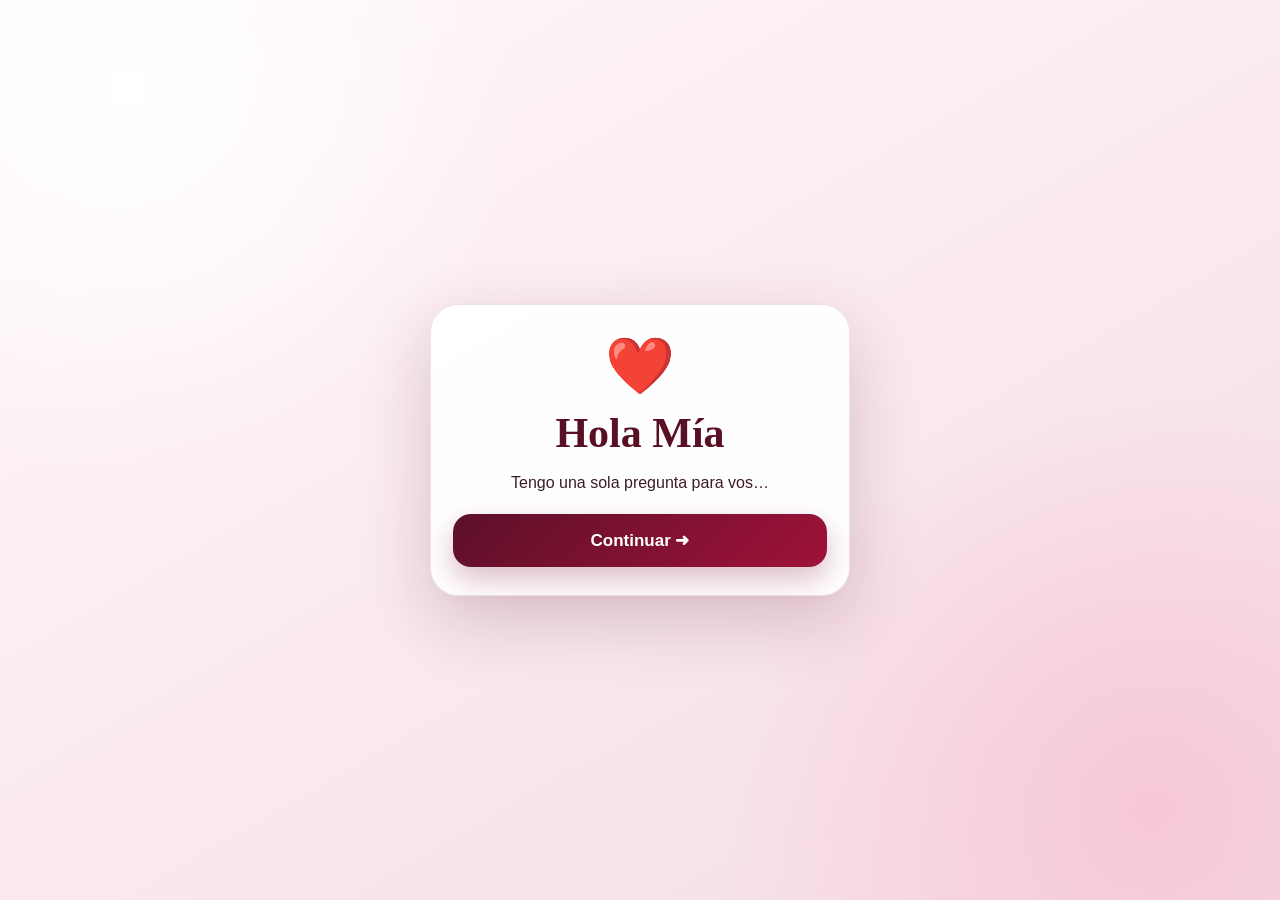
<file: secretoo.html>
<!DOCTYPE html>
<html lang="es">
<head>
<meta charset="UTF-8">
<meta name="viewport" content="width=device-width, initial-scale=1, viewport-fit=cover">
<meta name="theme-color" content="#7f1239">
<title>Para Mía ❤️</title>
<style>
:root{
  --vino:#7f1239;
  --vino2:#9f1239;
  --rosa:#ffe4ec;
  --fondo:#fff7fa;
  --texto:#3b1d28;
  --suave:#815d69;
}
*{box-sizing:border-box}
body{
  margin:0;min-height:100vh;overflow:hidden;
  font-family:Arial,Helvetica,sans-serif;color:var(--texto);
  background:
    radial-gradient(circle at 10% 10%,#fff 0,transparent 28%),
    radial-gradient(circle at 90% 90%,#f7c8d7 0,transparent 30%),
    linear-gradient(150deg,#fff8fb,#f5dce5);
}
.app{
  width:100%;min-height:100vh;padding:20px 16px;
  display:flex;align-items:center;justify-content:center;
}
.screen{
  display:none;width:100%;max-width:420px;
  background:rgba(255,255,255,.95);
  border:1px solid rgba(127,18,57,.12);
  border-radius:28px;padding:28px 22px;
  box-shadow:0 24px 70px rgba(86,16,40,.2);
  text-align:center;
  animation:in .35s ease;
}
.screen.active{display:block}
@keyframes in{from{opacity:0;transform:translateY(16px) scale(.98)}to{opacity:1;transform:none}}
h1,h2{font-family:Georgia,"Times New Roman",serif;color:#581024;margin:0 0 14px}
h1{font-size:42px}
h2{font-size:33px}
p{font-size:16px;line-height:1.55;margin:0 0 18px}
.heart{font-size:56px;margin-bottom:10px;animation:pulse 1.1s infinite}
@keyframes pulse{50%{transform:scale(1.14)}}
.btn{
  width:100%;border:0;border-radius:18px;padding:16px 18px;
  font-size:17px;font-weight:800;cursor:pointer;
}
.primary{
  background:linear-gradient(135deg,#5d1029,#9f1239);
  color:#fff;box-shadow:0 12px 28px rgba(127,18,57,.28);
}
.secondary{
  background:var(--rosa);color:#5d1029;margin-top:12px;
}
.question-area{position:relative;min-height:170px;margin-top:12px}
.yes{position:relative;z-index:2}
.no{
  position:absolute;top:84px;left:50%;transform:translateX(-50%);
  width:120px;background:#f7dce5;color:#5d1029;
  z-index:4;touch-action:none;user-select:none;
}
.progress-wrap{
  height:16px;border-radius:999px;background:#f2dbe3;
  overflow:hidden;margin:20px 0 12px
}
.progress{
  height:100%;width:0;background:linear-gradient(90deg,#9f1239,#fb7185);
  transition:width .45s ease
}
.status{min-height:28px;color:var(--suave);font-weight:700}
label{
  display:block;text-align:left;margin:12px 0 7px 4px;
  font-size:13px;font-weight:800;color:#5d1029
}
input{
  width:100%;height:56px;border:1px solid #e8bdca;border-radius:16px;
  padding:12px 14px;font-size:16px;background:#fffafc;color:var(--texto)
}
.summary{
  margin:18px 0;padding:14px;border-radius:16px;background:#fff1f5;
  color:#7f1239;font-weight:800;line-height:1.5
}
.whatsapp{background:#25D366;color:white;text-decoration:none;display:block}
.small{font-size:12px;color:var(--suave);margin-top:12px}
.confetti{position:fixed;inset:0;pointer-events:none;overflow:hidden}
.confetti span{
  position:absolute;top:-30px;font-size:24px;
  animation:fall 2.8s linear forwards
}
@keyframes fall{to{transform:translateY(110vh) rotate(720deg);opacity:.2}}
</style>
</head>
<body>
<div class="app">

  <section class="screen active" id="s1">
    <div class="heart">❤️</div>
    <h1>Hola Mía</h1>
    <p>Tengo una sola pregunta para vos…</p>
    <button class="btn primary" onclick="go(2)">Continuar ➜</button>
  </section>

  <section class="screen" id="s2">
    <h2>¿Aceptás salir conmigo?</h2>
    <p>Prometo una linda conversación, una buena cena y hacer que valga la pena haber llegado hasta acá. ❤️</p>
    <div class="question-area" id="questionArea">
      <button class="btn primary yes" onclick="startLoading()">Sí, acepto ❤️</button>
      <button class="btn no" id="noBtn" type="button">No 🙈</button>
    </div>
  </section>

  <section class="screen" id="s3">
    <h2>Preparando nuestra cita…</h2>
    <div class="progress-wrap"><div class="progress" id="bar"></div></div>
    <div class="status" id="status">Iniciando…</div>
  </section>

  <section class="screen" id="s4">
    <h2>Cita confirmada ❤️</h2>
    <p>Ahora elegí el día y la hora que mejor te queden.</p>

    <label for="date">Día</label>
    <input id="date" type="date">

    <label for="time">Hora</label>
    <input id="time" type="time">

    <button class="btn primary" style="margin-top:16px" onclick="finish()">Confirmar nuestra cita</button>
    <div class="small" id="error"></div>
  </section>

  <section class="screen" id="s5">
    <div class="heart">🎉❤️</div>
    <h2>¡Felicidades, es una cita!</h2>
    <p>Ahora necesito un último favor:</p>
    <p><strong>Mandame una captura de esta pantalla para saber que aceptaste y que no fallé en el intento. 🙈</strong></p>
    <div class="summary" id="summary"></div>
    <a class="btn whatsapp" id="wa" href="#" target="_blank">Enviar respuesta por WhatsApp</a>
  </section>

</div>

<div class="confetti" id="confetti"></div>

<script>
function go(n){
  document.querySelectorAll('.screen').forEach(s=>s.classList.remove('active'));
  document.getElementById('s'+n).classList.add('active');
}

const noBtn=document.getElementById('noBtn');
const area=document.getElementById('questionArea');

function moveNo(e){
  if(e){e.preventDefault();e.stopPropagation();}
  const maxX=Math.max(0,area.clientWidth-noBtn.offsetWidth);
  const minY=75;
  const maxY=Math.max(minY,area.clientHeight-noBtn.offsetHeight);
  noBtn.style.left=Math.floor(Math.random()*(maxX+1))+'px';
  noBtn.style.top=(minY+Math.floor(Math.random()*(maxY-minY+1)))+'px';
  noBtn.style.transform='none';
}

if(window.PointerEvent){
  noBtn.addEventListener('pointerdown',moveNo,{passive:false});
}else{
  noBtn.addEventListener('touchstart',moveNo,{passive:false});
  noBtn.addEventListener('mousedown',moveNo);
}
noBtn.addEventListener('mouseenter',moveNo);

function startLoading(){
  go(3);
  const bar=document.getElementById('bar');
  const status=document.getElementById('status');
  const steps=[
    [20,'Preparando la cita…'],
    [55,'Buscando un lugar lindo…'],
    [82,'Confirmando que tomaste una excelente decisión…'],
    [100,'¡Todo listo! ❤️']
  ];
  let i=0;
  function next(){
    if(i>=steps.length){
      setTimeout(()=>go(4),500);
      return;
    }
    bar.style.width=steps[i][0]+'%';
    status.textContent=steps[i][1];
    i++;
    setTimeout(next,750);
  }
  next();
}

function formatDate(v){
  const [y,m,d]=v.split('-').map(Number);
  const dt=new Date(y,m-1,d);
  return new Intl.DateTimeFormat('es-PY',{
    weekday:'long',day:'numeric',month:'long',year:'numeric'
  }).format(dt);
}

function finish(){
  const date=document.getElementById('date').value;
  const time=document.getElementById('time').value;
  const error=document.getElementById('error');
  if(!date||!time){
    error.textContent='Elegí primero el día y la hora ❤️';
    return;
  }
  error.textContent='';
  const formatted=formatDate(date);
  document.getElementById('summary').textContent=
    'Nuestra cita: '+formatted+' a las '+time+' hs.';

  const msg=
    '¡Acepté nuestra cita! ❤️%0A'+
    'Día: '+encodeURIComponent(formatted)+'%0A'+
    'Hora: '+encodeURIComponent(time)+'%0A%0A'+
    'Te mando la captura para que sepas que no fallaste en el intento 🙈';

  document.getElementById('wa').href='https://wa.me/?text='+msg;
  go(5);
  confetti();
  if(navigator.vibrate) navigator.vibrate([120,70,120]);
}

function confetti(){
  const box=document.getElementById('confetti');
  box.innerHTML='';
  const icons=['❤️','✨','🎉','💖','🌹'];
  for(let i=0;i<34;i++){
    const s=document.createElement('span');
    s.textContent=icons[Math.floor(Math.random()*icons.length)];
    s.style.left=Math.random()*100+'vw';
    s.style.animationDelay=Math.random()*1.2+'s';
    s.style.fontSize=(18+Math.random()*18)+'px';
    box.appendChild(s);
  }
  setTimeout(()=>box.innerHTML='',4200);
}
</script>
</body>
</html>
</file>
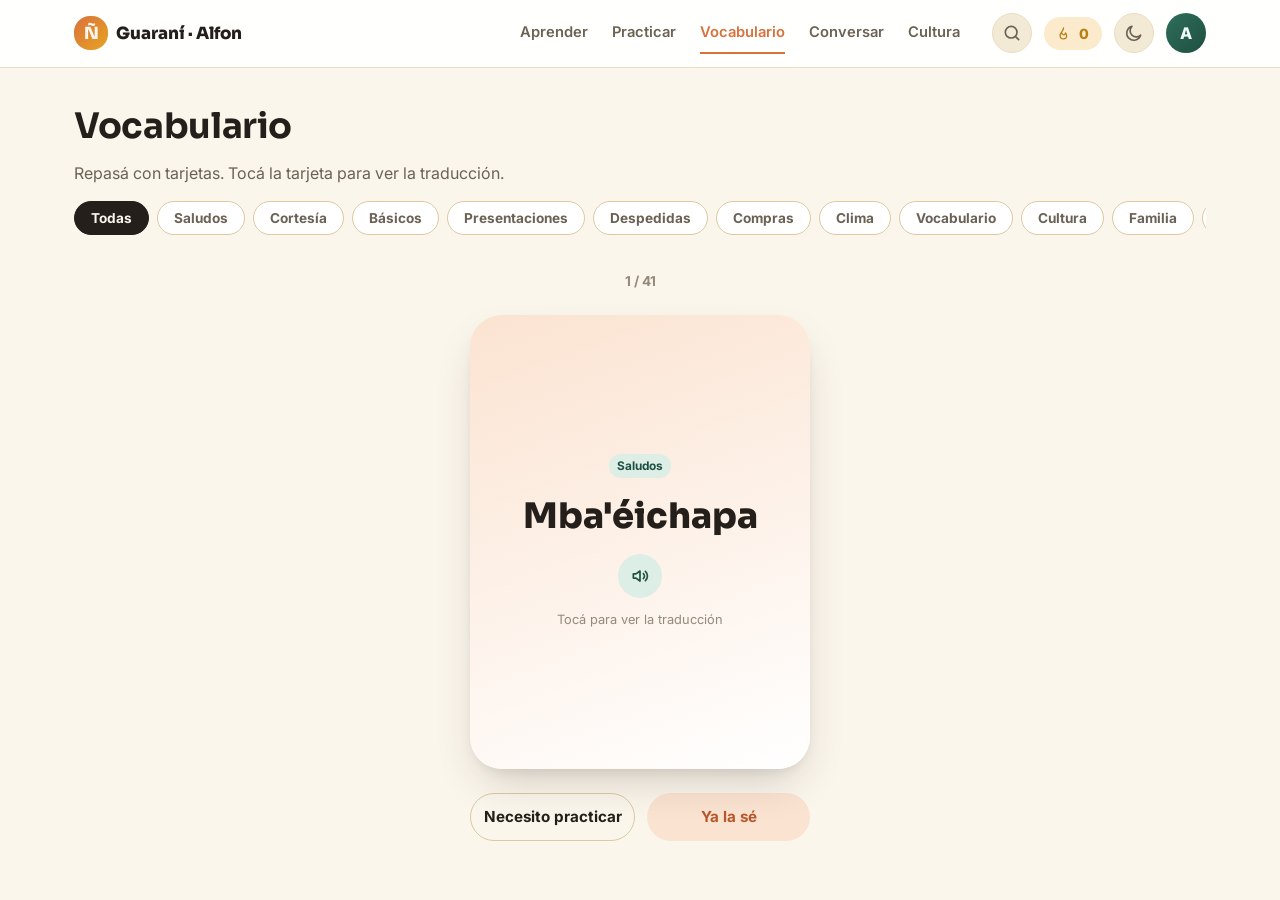
<file: vocabulario.html>
<!doctype html>
<html lang="es-PY">
<head>
<meta charset="UTF-8" />
<meta name="viewport" content="width=device-width, initial-scale=1, viewport-fit=cover" />
<title>Vocabulario · Che Ñe'ẽ</title>
<link rel="preconnect" href="https://fonts.googleapis.com">
<link rel="preconnect" href="https://fonts.gstatic.com" crossorigin>
<link href="https://fonts.googleapis.com/css2?family=Sora:wght@600;700;800&family=Inter:wght@400;500;600;700&display=swap" rel="stylesheet">
<link rel="icon" href="data:image/svg+xml,<svg xmlns=%22http://www.w3.org/2000/svg%22 viewBox=%220 0 100 100%22><text y=%22.9em%22 font-size=%2290%22>🌿</text></svg>" />
<link rel="stylesheet" href="css/tokens.css">
<link rel="stylesheet" href="css/base.css">
<link rel="stylesheet" href="css/components.css">
<link rel="stylesheet" href="css/app.css">
</head>
<body data-page="vocabulario">
<a class="skip-link" href="#main">Saltar al contenido</a>
<div id="topnav-root"></div>

<div class="app-shell">
  <main id="main" class="container">
    <div class="page-head">
      <h1>Vocabulario</h1>
      <p>Repasá con tarjetas. Tocá la tarjeta para ver la traducción.</p>
    </div>
    <div class="tabs" id="vocab-tabs"></div>
    <div class="flash-stage">
      <span class="flash-counter" id="vocab-counter"></span>
      <div class="flashcard" id="vocab-flashcard">
        <div class="flashcard-inner">
          <div class="flashcard-face flashcard-front">
            <span class="badge badge-secondary" id="vocab-front-cat"></span>
            <div class="flashcard-word" id="vocab-front-word"></div>
            <button class="audio-btn-icon" id="vocab-front-audio" aria-label="Escuchar"></button>
            <span class="text-faint" style="font-size:.8rem">Tocá para ver la traducción</span>
          </div>
          <div class="flashcard-face flashcard-back">
            <span class="badge badge-primary" id="vocab-back-tag"></span>
            <div class="flashcard-word" id="vocab-back-word" style="font-size:1.5rem"></div>
            <p class="text-soft" id="vocab-back-example" style="font-size:.85rem"></p>
          </div>
        </div>
      </div>
      <div class="flash-btn-row">
        <button class="btn btn-ghost" id="vocab-practice">Necesito practicar</button>
        <button class="btn btn-soft" id="vocab-known">Ya la sé</button>
      </div>
    </div>
  </main>
</div>

<div id="bottomnav-root"></div>

<script src="js/icons.js"></script>
<script src="js/data.js"></script>
<script src="js/state.js"></script>
<script src="js/chrome.js"></script>
<script src="js/vocabulario.js"></script>
</body>
</html>
</file>
<file: css/tokens.css>
/* =========================================================
   DESIGN TOKENS — Ñe'ẽ (nombre de trabajo del design system)
   Paleta inspirada en: tereré helado, lapacho en flor, yerba,
   hilo de ñandutí. Deliberadamente lejos de rojo/blanco/azul
   de bandera — la identidad paraguaya se apoya en naturaleza
   y artesanía, no en colores patrios.
   ========================================================= */

:root{
  color-scheme: light;

  /* ---- superficie / texto (claro) ---- */
  --bg: #FBF6EC;
  --bg-alt: #F3EAD6;
  --surface: #FFFFFF;
  --surface-alt: #FFFBF3;
  --ink: #241F1A;
  --ink-soft: #6B6255;
  --ink-faint: #94897A;
  --border: #E9DCC3;
  --border-strong: #DCC9A3;

  /* ---- marca ---- */
  --primary: #D9713D;      /* terracota / lapacho */
  --primary-dark: #B8582B;
  --primary-ink: #FFF7EF;  /* texto sobre primary */
  --primary-soft: #FBE3D1;

  --secondary: #2E6E5B;    /* verde yerba / mate */
  --secondary-dark: #1F4F41;
  --secondary-ink: #F1FBF6;
  --secondary-soft: #DCEEE6;

  --accent: #E7A421;       /* dorado lapacho amarillo */
  --accent-dark: #B87F13;
  --accent-ink: #2A1E05;
  --accent-soft: #FBEACB;

  --success: #3E9142;
  --success-soft: #E1F0DF;
  --danger: #D6493C;
  --danger-soft: #FBE2DE;
  --info: #3A7CA5;
  --info-soft: #E1EEF5;

  /* ---- sombras (tinte cálido, no negro puro) ---- */
  --shadow-sm: 0 1px 2px rgba(58, 40, 20, .06), 0 1px 1px rgba(58,40,20,.04);
  --shadow-md: 0 6px 16px -4px rgba(58, 40, 20, .14), 0 2px 6px rgba(58,40,20,.06);
  --shadow-lg: 0 20px 44px -12px rgba(40, 28, 14, .22), 0 6px 16px -6px rgba(40,28,14,.10);
  --shadow-glow-primary: 0 8px 24px -6px rgba(217, 113, 61, .38);
  --shadow-glow-secondary: 0 8px 24px -6px rgba(46, 110, 91, .35);

  /* ---- radios ---- */
  --r-sm: 10px;
  --r-md: 16px;
  --r-lg: 24px;
  --r-xl: 32px;
  --r-full: 999px;

  /* ---- espaciado ---- */
  --sp-1: .25rem;
  --sp-2: .5rem;
  --sp-3: .75rem;
  --sp-4: 1rem;
  --sp-5: 1.5rem;
  --sp-6: 2rem;
  --sp-7: 3rem;
  --sp-8: 4.5rem;

  /* ---- tipografía ---- */
  --font-display: 'Sora', 'Poppins', system-ui, -apple-system, 'Segoe UI', sans-serif;
  --font-body: 'Inter', system-ui, -apple-system, 'Segoe UI', sans-serif;

  /* ---- capas / transiciones ---- */
  --ease: cubic-bezier(.22,1,.36,1);
  --dur-fast: .16s;
  --dur-med: .28s;
  --dur-slow: .48s;

  --header-h: 68px;
  --bottomnav-h: 64px;
  --max-w: 1180px;
}

/* ---- oscuro: automático por preferencia de sistema ---- */
@media (prefers-color-scheme: dark){
  :root:not([data-theme="light"]){
    color-scheme: dark;
    --bg: #16130E;
    --bg-alt: #1D1810;
    --surface: #221C14;
    --surface-alt: #2A2216;
    --ink: #F5EFE1;
    --ink-soft: #C7BCA4;
    --ink-faint: #948A76;
    --border: #382E20;
    --border-strong: #4A3D28;

    --primary: #F0895A;
    --primary-dark: #D96C3F;
    --primary-ink: #241205;
    --primary-soft: #3B2718;

    --secondary: #55B594;
    --secondary-dark: #3D9377;
    --secondary-ink: #06170F;
    --secondary-soft: #1D362C;

    --accent: #F2C34E;
    --accent-dark: #D9A62B;
    --accent-ink: #241A03;
    --accent-soft: #3A2E12;

    --success: #5FBB61;
    --success-soft: #1C3320;
    --danger: #E8695C;
    --danger-soft: #3A211D;
    --info: #62A9CE;
    --info-soft: #1C2E3A;

    --shadow-sm: 0 1px 2px rgba(0,0,0,.32);
    --shadow-md: 0 8px 20px -6px rgba(0,0,0,.5);
    --shadow-lg: 0 24px 48px -14px rgba(0,0,0,.6);
  }
}

/* ---- oscuro: forzado manualmente (botón de tema) ---- */
:root[data-theme="dark"]{
  color-scheme: dark;
  --bg: #16130E;
  --bg-alt: #1D1810;
  --surface: #221C14;
  --surface-alt: #2A2216;
  --ink: #F5EFE1;
  --ink-soft: #C7BCA4;
  --ink-faint: #948A76;
  --border: #382E20;
  --border-strong: #4A3D28;

  --primary: #F0895A;
  --primary-dark: #D96C3F;
  --primary-ink: #241205;
  --primary-soft: #3B2718;

  --secondary: #55B594;
  --secondary-dark: #3D9377;
  --secondary-ink: #06170F;
  --secondary-soft: #1D362C;

  --accent: #F2C34E;
  --accent-dark: #D9A62B;
  --accent-ink: #241A03;
  --accent-soft: #3A2E12;

  --success: #5FBB61;
  --success-soft: #1C3320;
  --danger: #E8695C;
  --danger-soft: #3A211D;
  --info: #62A9CE;
  --info-soft: #1C2E3A;

  --shadow-sm: 0 1px 2px rgba(0,0,0,.32);
  --shadow-md: 0 8px 20px -6px rgba(0,0,0,.5);
  --shadow-lg: 0 24px 48px -14px rgba(0,0,0,.6);
}

:root[data-theme="light"]{ color-scheme: light; }
</file>
<file: css/base.css>
/* =========================================================
   BASE — reset, tipografía, layout global, utilidades chicas
   ========================================================= */

*, *::before, *::after{ box-sizing: border-box; }
html{ -webkit-text-size-adjust: 100%; scroll-behavior: smooth; }
body{
  margin: 0;
  background: var(--bg);
  color: var(--ink);
  font-family: var(--font-body);
  font-size: 16px;
  line-height: 1.5;
  -webkit-font-smoothing: antialiased;
  transition: background var(--dur-med) var(--ease), color var(--dur-med) var(--ease);
}
img{ display: block; max-width: 100%; }
svg{ display: inline-block; width: 1.2em; height: 1.2em; flex-shrink: 0; vertical-align: middle; }
button{ font-family: inherit; }
a{ color: inherit; text-decoration: none; }
ul{ margin: 0; padding: 0; list-style: none; }
h1,h2,h3,h4,p{ margin: 0; }
h1,h2,h3,h4{ font-family: var(--font-display); font-weight: 700; letter-spacing: -.01em; }

/* foco visible y consistente — accesibilidad */
:focus-visible{
  outline: 2.5px solid var(--primary);
  outline-offset: 2px;
  border-radius: var(--r-sm);
}
button, a, input, select, textarea{ outline-offset: 2px; }

/* respeta preferencia de animación reducida */
@media (prefers-reduced-motion: reduce){
  *, *::before, *::after{
    animation-duration: .001ms !important;
    animation-iteration-count: 1 !important;
    transition-duration: .001ms !important;
    scroll-behavior: auto !important;
  }
}

.container{
  width: 100%;
  max-width: var(--max-w);
  margin: 0 auto;
  padding-inline: var(--sp-5);
}

.visually-hidden{
  position: absolute !important;
  width: 1px; height: 1px;
  padding: 0; margin: -1px;
  overflow: hidden;
  clip: rect(0,0,0,0);
  white-space: nowrap;
  border: 0;
}

.skip-link{
  position: absolute;
  left: -999px;
  top: 0;
  background: var(--primary);
  color: var(--primary-ink);
  padding: var(--sp-2) var(--sp-4);
  border-radius: 0 0 var(--r-sm) 0;
  z-index: 200;
  font-weight: 600;
}
.skip-link:focus{ left: 0; }

/* textura ñandutí — patrón radial repetido, muy sutil, decorativo */
.nandu-texture{
  position: absolute;
  inset: 0;
  pointer-events: none;
  opacity: .5;
  background-image:
    radial-gradient(circle at 1px 1px, var(--border-strong) 1px, transparent 1.6px);
  background-size: 26px 26px;
  mask-image: radial-gradient(ellipse at 50% 0%, rgba(0,0,0,.9), transparent 70%);
}
:root[data-theme="dark"] .nandu-texture{ opacity: .35; }
@media (prefers-color-scheme: dark){
  :root:not([data-theme="light"]) .nandu-texture{ opacity: .35; }
}

.text-soft{ color: var(--ink-soft); }
.text-faint{ color: var(--ink-faint); }

/* layout de app con header fijo + bottom nav en mobile */
.app-shell{
  min-height: 100dvh;
  padding-top: var(--header-h);
}
@media (max-width: 720px){
  .app-shell{ padding-bottom: calc(var(--bottomnav-h) + env(safe-area-inset-bottom, 0px)); }
}

main{ display: block; }

.page-head{
  padding: var(--sp-6) 0 var(--sp-4);
}
.page-head h1{ font-size: clamp(1.6rem, 4vw, 2.2rem); }
.page-head p{ color: var(--ink-soft); margin-top: var(--sp-2); }

.section{ padding-block: var(--sp-6); }
.section-title{
  font-size: clamp(1.3rem, 3vw, 1.7rem);
  margin-bottom: var(--sp-4);
}
.eyebrow{
  display: inline-flex;
  align-items: center;
  gap: var(--sp-2);
  font-size: .78rem;
  font-weight: 700;
  letter-spacing: .06em;
  text-transform: uppercase;
  color: var(--secondary);
}
</file>
<file: css/components.css>
/* =========================================================
   COMPONENTES — botones, cards, badges, inputs, progreso,
   nav, modal, audio, toasts. Todo consume tokens.css.
   ========================================================= */

/* ---------- Botones ---------- */
.btn{
  --btn-h: 48px;
  display: inline-flex;
  align-items: center;
  justify-content: center;
  gap: var(--sp-2);
  height: var(--btn-h);
  padding-inline: var(--sp-5);
  border-radius: var(--r-full);
  border: none;
  font-weight: 700;
  font-size: .95rem;
  cursor: pointer;
  transition: transform var(--dur-fast) var(--ease), box-shadow var(--dur-fast) var(--ease), background var(--dur-fast) var(--ease), opacity var(--dur-fast) var(--ease);
  white-space: nowrap;
  min-width: 44px;
}
.btn:active{ transform: translateY(1px) scale(.98); }
.btn:disabled{ opacity: .5; cursor: not-allowed; }

.btn-primary{ background: var(--primary); color: var(--primary-ink); box-shadow: var(--shadow-glow-primary); }
.btn-primary:hover{ background: var(--primary-dark); }

.btn-secondary{ background: var(--secondary); color: var(--secondary-ink); box-shadow: var(--shadow-glow-secondary); }
.btn-secondary:hover{ background: var(--secondary-dark); }

.btn-ghost{ background: transparent; color: var(--ink); border: 1.5px solid var(--border-strong); }
.btn-ghost:hover{ background: var(--surface-alt); border-color: var(--primary); }

.btn-soft{ background: var(--primary-soft); color: var(--primary-dark); }
.btn-soft:hover{ filter: brightness(.97); }

.btn-sm{ --btn-h: 38px; padding-inline: var(--sp-4); font-size: .85rem; }
.btn-lg{ --btn-h: 56px; padding-inline: var(--sp-6); font-size: 1.05rem; }
.btn-block{ width: 100%; }
.btn-icon{ width: var(--btn-h); padding: 0; border-radius: var(--r-full); }

/* ---------- Cards ---------- */
.card{
  background: var(--surface);
  border: 1px solid var(--border);
  border-radius: var(--r-lg);
  box-shadow: var(--shadow-sm);
  padding: var(--sp-5);
  transition: box-shadow var(--dur-fast) var(--ease), transform var(--dur-fast) var(--ease), border-color var(--dur-fast) var(--ease);
}
.card-hover:hover{ box-shadow: var(--shadow-md); transform: translateY(-2px); border-color: var(--border-strong); }
.card-pad-lg{ padding: var(--sp-6); }

/* ---------- Badges ---------- */
.badge svg{ width: 13px; height: 13px; }
.badge{
  display: inline-flex;
  align-items: center;
  gap: var(--sp-1);
  font-size: .74rem;
  font-weight: 700;
  padding: .3em .7em;
  border-radius: var(--r-full);
  line-height: 1.4;
}
.badge-primary{ background: var(--primary-soft); color: var(--primary-dark); }
.badge-secondary{ background: var(--secondary-soft); color: var(--secondary-dark); }
.badge-accent{ background: var(--accent-soft); color: var(--accent-dark); }
.badge-success{ background: var(--success-soft); color: var(--success); }
.badge-neutral{ background: var(--bg-alt); color: var(--ink-soft); }
.badge-locked{ background: var(--bg-alt); color: var(--ink-faint); }

/* ---------- Inputs ---------- */
.field{ display: flex; flex-direction: column; gap: var(--sp-2); }
.field label{ font-size: .85rem; font-weight: 600; color: var(--ink-soft); }
.input, .select{
  height: 50px;
  border-radius: var(--r-md);
  border: 1.5px solid var(--border-strong);
  background: var(--surface);
  color: var(--ink);
  padding-inline: var(--sp-4);
  font-size: 1rem;
  width: 100%;
  transition: border-color var(--dur-fast) var(--ease), box-shadow var(--dur-fast) var(--ease);
}
.input:focus, .select:focus{ border-color: var(--primary); box-shadow: 0 0 0 4px var(--primary-soft); outline: none; }
.input::placeholder{ color: var(--ink-faint); }

.search-box{ position: relative; }
.search-box .input{ padding-left: 2.8rem; }
.search-box .search-icon{ position: absolute; left: var(--sp-4); top: 50%; transform: translateY(-50%); color: var(--ink-faint); }
.search-box .search-icon svg{ width: 18px; height: 18px; }

/* ---------- Progress bars ---------- */
.progress{
  height: 12px;
  background: var(--bg-alt);
  border-radius: var(--r-full);
  overflow: hidden;
  border: 1px solid var(--border);
}
.progress-fill{
  height: 100%;
  border-radius: var(--r-full);
  background: linear-gradient(90deg, var(--primary), var(--accent));
  transition: width var(--dur-slow) var(--ease);
}
.progress-sm{ height: 8px; }
.progress-lg{ height: 16px; }

/* anillo circular de progreso (nivel / xp) */
.ring{ --pct: 0; position: relative; width: 64px; height: 64px; border-radius: 50%; display: grid; place-items: center; }
.ring::before{
  content: "";
  position: absolute; inset: 0; border-radius: 50%;
  background: conic-gradient(var(--primary) calc(var(--pct) * 1%), var(--bg-alt) 0);
}
.ring::after{ content:""; position: absolute; inset: 6px; border-radius: 50%; background: var(--surface); }
.ring span{ position: relative; z-index: 1; font-family: var(--font-display); font-weight: 800; font-size: .95rem; }

/* ---------- Nav superior (desktop) ---------- */
.topnav{
  position: fixed; top: 0; left: 0; right: 0; height: var(--header-h);
  display: flex; align-items: center;
  background: color-mix(in srgb, var(--surface) 92%, transparent);
  backdrop-filter: blur(10px);
  border-bottom: 1px solid var(--border);
  z-index: 100;
}
.topnav-inner{ width: 100%; max-width: var(--max-w); margin: 0 auto; padding-inline: var(--sp-5); display: flex; align-items: center; gap: var(--sp-6); }
.brand{ display: flex; align-items: center; gap: var(--sp-2); font-family: var(--font-display); font-weight: 800; font-size: 1.05rem; margin-right: auto; }
.brand-mark{ width: 34px; height: 34px; border-radius: var(--r-md); background: linear-gradient(135deg, var(--primary), var(--accent)); display: grid; place-items: center; color: var(--primary-ink); font-weight: 800; flex-shrink: 0; }

.topnav-links{ display: flex; align-items: center; gap: var(--sp-5); }
.topnav-links a{ font-weight: 600; font-size: .92rem; color: var(--ink-soft); padding: var(--sp-2) 0; border-bottom: 2px solid transparent; }
.topnav-links a:hover{ color: var(--ink); }
.topnav-links a.active{ color: var(--primary); border-color: var(--primary); }

.topnav-actions{ display: flex; align-items: center; gap: var(--sp-3); }
.streak-pill svg{ width: 15px; height: 15px; }
.streak-pill{
  display: inline-flex; align-items: center; gap: var(--sp-2);
  background: var(--accent-soft); color: var(--accent-dark);
  border-radius: var(--r-full); padding: .4em .9em; font-weight: 800; font-size: .88rem;
}
.icon-btn{
  width: 40px; height: 40px; border-radius: var(--r-full);
  display: grid; place-items: center;
  background: var(--bg-alt); border: 1px solid var(--border);
  color: var(--ink-soft); cursor: pointer; flex-shrink: 0;
  transition: background var(--dur-fast) var(--ease), color var(--dur-fast) var(--ease);
}
.icon-btn:hover{ background: var(--primary-soft); color: var(--primary-dark); }
.icon-btn svg{ width: 20px; height: 20px; }
.avatar{
  width: 40px; height: 40px; border-radius: var(--r-full);
  background: linear-gradient(135deg, var(--secondary), var(--secondary-dark));
  color: var(--secondary-ink); display: grid; place-items: center; font-weight: 800; flex-shrink: 0;
}

@media (max-width: 900px){ .topnav-links{ display: none; } }

/* ---------- Bottom nav (mobile) ---------- */
.bottomnav{
  display: none;
  position: fixed; left: 0; right: 0; bottom: 0;
  height: calc(var(--bottomnav-h) + env(safe-area-inset-bottom, 0px));
  padding-bottom: env(safe-area-inset-bottom, 0px);
  background: color-mix(in srgb, var(--surface) 96%, transparent);
  backdrop-filter: blur(10px);
  border-top: 1px solid var(--border);
  z-index: 100;
  justify-content: space-around;
  align-items: center;
}
.bottomnav a{
  display: flex; flex-direction: column; align-items: center; gap: 3px;
  font-size: .66rem; font-weight: 700; color: var(--ink-faint);
  padding: var(--sp-2); border-radius: var(--r-sm); flex: 1;
}
.bottomnav a svg{ width: 22px; height: 22px; }
.bottomnav a.active{ color: var(--primary); }
@media (max-width: 720px){ .bottomnav{ display: flex; } }

/* ---------- Audio button ---------- */
.audio-btn{
  display: inline-flex; align-items: center; gap: var(--sp-2);
  background: var(--secondary-soft); color: var(--secondary-dark);
  border: none; border-radius: var(--r-full);
  height: 44px; padding-inline: var(--sp-4); font-weight: 700; cursor: pointer;
  transition: transform var(--dur-fast) var(--ease), background var(--dur-fast) var(--ease);
}
.audio-btn:hover{ background: var(--secondary); color: var(--secondary-ink); }
.audio-btn:active{ transform: scale(.96); }
.audio-btn.is-playing svg{ animation: pulse-audio 1s ease-in-out infinite; }
.audio-btn-icon{
  width: 44px; height: 44px; border-radius: var(--r-full); padding: 0;
  background: var(--secondary-soft); color: var(--secondary-dark); border: none; cursor: pointer;
  display: grid; place-items: center; flex-shrink: 0;
}
.audio-btn-icon:hover{ background: var(--secondary); color: var(--secondary-ink); }
.audio-btn-icon svg{ width: 20px; height: 20px; }
@keyframes pulse-audio{ 0%,100%{ transform: scale(1); } 50%{ transform: scale(1.15); } }

/* ---------- Modal ---------- */
.modal-overlay{
  position: fixed; inset: 0; background: rgba(20,14,6,.45);
  display: none; align-items: center; justify-content: center; z-index: 300;
  padding: var(--sp-4);
  backdrop-filter: blur(2px);
}
.modal-overlay.open{ display: flex; animation: fade-in var(--dur-fast) var(--ease); }
.modal{
  background: var(--surface); border-radius: var(--r-lg); box-shadow: var(--shadow-lg);
  max-width: 420px; width: 100%; padding: var(--sp-6);
  animation: modal-in var(--dur-med) var(--ease);
}
@keyframes fade-in{ from{ opacity: 0; } to{ opacity: 1; } }
@keyframes modal-in{ from{ opacity: 0; transform: translateY(12px) scale(.97); } to{ opacity: 1; transform: none; } }

/* ---------- Toast ---------- */
.toast-stack{ position: fixed; bottom: calc(var(--bottomnav-h) + var(--sp-4)); left: 50%; transform: translateX(-50%); z-index: 400; display: flex; flex-direction: column; gap: var(--sp-2); width: min(360px, calc(100vw - 2rem)); }
@media (min-width: 721px){ .toast-stack{ bottom: var(--sp-5); } }
.toast{
  background: var(--ink); color: var(--bg);
  border-radius: var(--r-md); padding: var(--sp-3) var(--sp-4);
  font-weight: 600; font-size: .9rem; box-shadow: var(--shadow-md);
  display: flex; align-items: center; gap: var(--sp-2);
  animation: toast-in var(--dur-med) var(--ease);
}
.toast.success{ background: var(--success); color: #fff; }
.toast.error{ background: var(--danger); color: #fff; }
@keyframes toast-in{ from{ opacity: 0; transform: translateY(8px); } to{ opacity: 1; transform: none; } }

/* ---------- Estado vacío / error ---------- */
.state-block{ text-align: center; padding: var(--sp-7) var(--sp-4); color: var(--ink-soft); }
.state-block .state-icon{ width: 56px; height: 56px; margin: 0 auto var(--sp-3); color: var(--ink-faint); }

/* ---------- Chip / opción seleccionable (onboarding, quiz) ---------- */
.choice{
  display: flex; align-items: center; gap: var(--sp-3);
  width: 100%; text-align: left;
  padding: var(--sp-4) var(--sp-5);
  border: 1.5px solid var(--border-strong); border-radius: var(--r-md);
  background: var(--surface); color: var(--ink);
  font-size: 1rem; font-weight: 600; cursor: pointer;
  transition: border-color var(--dur-fast) var(--ease), background var(--dur-fast) var(--ease), transform var(--dur-fast) var(--ease);
}
.choice:hover{ border-color: var(--primary); background: var(--primary-soft); }
.choice.selected{ border-color: var(--primary); background: var(--primary-soft); color: var(--primary-dark); }
.choice.correct{ border-color: var(--success); background: var(--success-soft); color: var(--success); }
.choice.incorrect{ border-color: var(--danger); background: var(--danger-soft); color: var(--danger); }
.choice:active{ transform: scale(.99); }
.choice .choice-emoji{ font-size: 1.3rem; flex-shrink: 0; }

/* ---------- Feedback bar (correcto/incorrecto en lección) ---------- */
.feedback-bar{
  position: fixed; left: 0; right: 0; bottom: 0;
  padding: var(--sp-5); padding-bottom: calc(var(--sp-5) + env(safe-area-inset-bottom,0px));
  transform: translateY(100%); transition: transform var(--dur-med) var(--ease);
  z-index: 250;
}
.feedback-bar.show{ transform: translateY(0); }
.feedback-bar.correct{ background: var(--success-soft); }
.feedback-bar.incorrect{ background: var(--danger-soft); }
.feedback-inner{ max-width: 640px; margin: 0 auto; display: flex; align-items: center; justify-content: space-between; gap: var(--sp-4); flex-wrap: wrap; }
.feedback-title{ display: flex; align-items: center; gap: var(--sp-2); font-weight: 800; font-size: 1.05rem; }
.feedback-bar.correct .feedback-title{ color: var(--success); }
.feedback-bar.incorrect .feedback-title{ color: var(--danger); }

/* ---------- Tabs ---------- */
.tabs{ display: flex; gap: var(--sp-2); overflow-x: auto; padding-bottom: var(--sp-1); }
.tab{
  padding: var(--sp-2) var(--sp-4); border-radius: var(--r-full);
  border: 1.5px solid var(--border-strong); background: var(--surface);
  font-weight: 700; font-size: .85rem; white-space: nowrap; cursor: pointer; color: var(--ink-soft);
}
.tab.active{ background: var(--ink); color: var(--bg); border-color: var(--ink); }

/* ---------- Switch (settings) ---------- */
.switch{ position: relative; display: inline-block; width: 46px; height: 26px; flex-shrink: 0; }
.switch input{ opacity: 0; width: 0; height: 0; }
.switch-track{ position: absolute; inset: 0; background: var(--border-strong); border-radius: var(--r-full); transition: background var(--dur-fast) var(--ease); cursor: pointer; }
.switch-track::before{ content:""; position: absolute; width: 20px; height: 20px; left: 3px; top: 3px; background: #fff; border-radius: 50%; transition: transform var(--dur-fast) var(--ease); box-shadow: var(--shadow-sm); }
.switch input:checked + .switch-track{ background: var(--primary); }
.switch input:checked + .switch-track::before{ transform: translateX(20px); }
.switch input:focus-visible + .switch-track{ outline: 2.5px solid var(--primary); outline-offset: 2px; }
</file>
<file: css/landing.css>
/* =========================================================
   LANDING — estilos específicos de index.html
   ========================================================= */

.lp-header{
  position: sticky; top: 0; z-index: 100;
  background: color-mix(in srgb, var(--bg) 88%, transparent);
  backdrop-filter: blur(10px);
  border-bottom: 1px solid var(--border);
}
.lp-header-inner{ display: flex; align-items: center; justify-content: space-between; padding-block: var(--sp-3); }
.lp-header-actions{ display: flex; align-items: center; gap: var(--sp-2); }
.lp-header-actions .btn-ghost{ display: none; }
@media (min-width: 640px){ .lp-header-actions .btn-ghost{ display: inline-flex; } }

.lp-hero{ position: relative; overflow: hidden; padding-block: var(--sp-8) var(--sp-7); }
.lp-hero-grid{
  display: grid; grid-template-columns: 1.1fr 1fr; gap: var(--sp-8); align-items: center; position: relative; z-index: 1;
}
@media (max-width: 900px){ .lp-hero-grid{ grid-template-columns: 1fr; gap: var(--sp-6); } }

.lp-hero-copy h1{ font-size: clamp(2.3rem, 6vw, 3.6rem); line-height: 1.05; margin-block: var(--sp-4) var(--sp-4); }
.lp-hero-sub{ font-size: 1.08rem; color: var(--ink-soft); max-width: 44ch; }
.lp-hero-ctas{ display: flex; flex-wrap: wrap; gap: var(--sp-3); margin-top: var(--sp-6); }
.lp-hero-note{ margin-top: var(--sp-5); color: var(--ink-faint); font-size: .9rem; }

.lp-hero-visual{ position: relative; }
.chat-card{ max-width: 380px; margin-inline: auto; }
.chat-card-head{ margin-bottom: var(--sp-4); }
.chat-bubble{ border-radius: var(--r-md); padding: var(--sp-4); margin-bottom: var(--sp-3); position: relative; }
.chat-bubble p{ font-family: var(--font-display); font-weight: 700; font-size: 1.15rem; margin-top: var(--sp-2); }
.chat-lang{ font-size: .68rem; font-weight: 800; letter-spacing: .05em; color: var(--ink-faint); }
.chat-es{ background: var(--bg-alt); }
.chat-gn{ background: var(--primary-soft); display: flex; align-items: center; justify-content: space-between; gap: var(--sp-3); flex-wrap: wrap; }
.chat-gn p{ color: var(--primary-dark); flex: 1; }
.chat-hint{ font-size: .82rem; text-align: center; margin-top: var(--sp-2); }

.lp-hero-badge{ position: absolute; box-shadow: var(--shadow-md); animation: float-badge 4.5s ease-in-out infinite; }
.lp-badge-1{ top: 6%; right: -4%; }
.lp-badge-2{ bottom: 10%; left: -6%; animation-delay: -2s; }
@media (max-width: 560px){ .lp-hero-badge{ display: none; } }
@keyframes float-badge{ 0%,100%{ transform: translateY(0); } 50%{ transform: translateY(-8px); } }

.section-head{ margin-bottom: var(--sp-5); }

.feature-grid{ display: grid; grid-template-columns: repeat(4, 1fr); gap: var(--sp-4); }
@media (max-width: 960px){ .feature-grid{ grid-template-columns: repeat(2, 1fr); } }
@media (max-width: 560px){ .feature-grid{ grid-template-columns: 1fr; } }
.feature-card h3{ margin-top: var(--sp-4); font-size: 1.05rem; }
.feature-card p{ margin-top: var(--sp-2); font-size: .92rem; }
.feature-icon{ width: 46px; height: 46px; border-radius: var(--r-md); display: grid; place-items: center; }
.feature-icon svg{ width: 24px; height: 24px; }
.fi-primary{ background: var(--primary-soft); color: var(--primary-dark); }
.fi-secondary{ background: var(--secondary-soft); color: var(--secondary-dark); }
.fi-accent{ background: var(--accent-soft); color: var(--accent-dark); }
.fi-success{ background: var(--success-soft); color: var(--success); }

.lp-demo-section{ background: var(--bg-alt); }
.lp-demo-grid{ display: grid; grid-template-columns: 1fr 1fr; gap: var(--sp-7); align-items: center; }
@media (max-width: 900px){ .lp-demo-grid{ grid-template-columns: 1fr; } }
.flash-demo{ max-width: 360px; margin-inline: auto; text-align: center; }
.flash-word{ font-family: var(--font-display); font-size: 2.1rem; font-weight: 800; color: var(--primary-dark); margin-block: var(--sp-3); }
.flash-es{ color: var(--ink-soft); font-weight: 600; margin-bottom: var(--sp-4); }
.flash-actions{ display: flex; gap: var(--sp-2); margin-top: var(--sp-5); }
.flash-actions .btn{ flex: 1; }

.levels-grid{ display: grid; grid-template-columns: repeat(4, 1fr); gap: var(--sp-4); }
@media (max-width: 960px){ .levels-grid{ grid-template-columns: repeat(2, 1fr); } }
@media (max-width: 560px){ .levels-grid{ grid-template-columns: 1fr; } }
.level-card{ display: flex; flex-direction: column; gap: var(--sp-3); }
.level-num{ font-size: .75rem; font-weight: 800; color: var(--ink-faint); text-transform: uppercase; letter-spacing: .06em; }
.level-card h3{ font-size: 1.1rem; }

.lp-culture{ background: linear-gradient(180deg, var(--secondary-soft), transparent); }
.lp-culture-inner{ display: grid; grid-template-columns: 1fr 1fr; gap: var(--sp-7); align-items: center; }
@media (max-width: 900px){ .lp-culture-inner{ grid-template-columns: 1fr; } }
.lp-culture-inner .btn{ margin-top: var(--sp-4); }
.culture-mini-cards{ display: grid; gap: var(--sp-3); }
.culture-mini-card{ display: flex; gap: var(--sp-3); align-items: flex-start; }
.culture-mini-card .feature-icon{ flex-shrink: 0; width: 38px; height: 38px; }
.culture-mini-card .feature-icon svg{ width: 20px; height: 20px; }
.culture-mini-card h4{ font-size: .95rem; font-family: var(--font-display); }
.culture-mini-card p{ font-size: .84rem; color: var(--ink-soft); margin-top: 2px; }

.lp-final-cta{ text-align: center; }
.lp-final-card{ text-align: center; padding: var(--sp-8) var(--sp-5); background: linear-gradient(135deg, var(--primary-soft), var(--accent-soft)); border: none; }
.lp-final-card h2{ font-size: clamp(1.5rem, 4vw, 2.1rem); }
.lp-final-card p{ margin-block: var(--sp-3) var(--sp-5); color: var(--ink-soft); }

.lp-footer{ border-top: 1px solid var(--border); padding-block: var(--sp-5); }
.lp-footer-inner{ text-align: center; font-size: .85rem; }
</file>
<file: css/app.css>
/* =========================================================
   APP.CSS — utilidades y layouts compartidos por las páginas
   internas (dashboard, cursos, cultura, perfil, progreso,
   diccionario, vocabulario). Cada página puede sumar su propio
   archivo si necesita algo muy específico (lección, pronun-
   ciación, conversar).
   ========================================================= */

.stat-row{ display: grid; grid-template-columns: repeat(4, 1fr); gap: var(--sp-3); }
@media (max-width: 720px){ .stat-row{ grid-template-columns: repeat(2, 1fr); } }
.stat-card{ display: flex; flex-direction: column; gap: var(--sp-2); align-items: flex-start; }
.stat-card .stat-icon{ width: 36px; height: 36px; border-radius: var(--r-md); display: grid; place-items: center; }
.stat-card .stat-icon svg{ width: 18px; height: 18px; }
.stat-value{ font-family: var(--font-display); font-size: 1.5rem; font-weight: 800; }
.stat-label{ font-size: .78rem; color: var(--ink-soft); font-weight: 600; }

.greet-card{ background: linear-gradient(135deg, var(--primary-soft), var(--surface) 65%); border: none; }
.greet-head{ display: flex; align-items: center; justify-content: space-between; gap: var(--sp-4); flex-wrap: wrap; }
.greet-title{ font-size: clamp(1.3rem, 3.5vw, 1.7rem); }
.greet-sub{ color: var(--ink-soft); margin-top: var(--sp-2); }
.greet-ring{ flex-shrink: 0; }

.grid-2{ display: grid; grid-template-columns: 1fr 1fr; gap: var(--sp-4); }
@media (max-width: 860px){ .grid-2{ grid-template-columns: 1fr; } }

.next-lesson-card{ display: flex; align-items: center; gap: var(--sp-4); }
.next-lesson-icon{ width: 56px; height: 56px; border-radius: var(--r-lg); background: var(--primary-soft); color: var(--primary-dark); display: grid; place-items: center; flex-shrink: 0; }
.next-lesson-icon svg{ width: 28px; height: 28px; }
.next-lesson-meta{ flex: 1; min-width: 0; }
.next-lesson-meta h3{ font-size: 1.05rem; }
.next-lesson-meta p{ font-size: .85rem; color: var(--ink-soft); margin-top: 2px; }

.phrase-card{ background: linear-gradient(135deg, var(--secondary-soft), var(--surface) 70%); border: none; }
.phrase-gn{ font-family: var(--font-display); font-size: 1.5rem; font-weight: 800; color: var(--secondary-dark); margin-block: var(--sp-2); }
.phrase-es{ color: var(--ink-soft); margin-bottom: var(--sp-4); }
.phrase-actions{ display: flex; gap: var(--sp-2); flex-wrap: wrap; }

.quick-grid{ display: grid; grid-template-columns: repeat(4, 1fr); gap: var(--sp-3); }
@media (max-width: 860px){ .quick-grid{ grid-template-columns: repeat(2, 1fr); } }
.quick-tile{ display: flex; flex-direction: column; align-items: flex-start; gap: var(--sp-3); text-align: left; }
.quick-tile .feature-icon{ width: 42px; height: 42px; }

.goal-bar-row{ display: flex; align-items: center; justify-content: space-between; margin-bottom: var(--sp-2); font-size: .85rem; font-weight: 700; }

/* ---- listas de cursos / niveles ---- */
.course-level{ margin-bottom: var(--sp-6); }
.course-level-head{ display: flex; align-items: center; gap: var(--sp-3); margin-bottom: var(--sp-4); }
.course-level-icon{ width: 44px; height: 44px; border-radius: var(--r-md); display: grid; place-items: center; flex-shrink: 0; }
.course-level-icon svg{ width: 22px; height: 22px; }
.lesson-list{ display: flex; flex-direction: column; gap: var(--sp-3); }
.lesson-row{ display: flex; align-items: center; gap: var(--sp-4); padding: var(--sp-4); }
.lesson-row-bullet{ width: 40px; height: 40px; border-radius: var(--r-full); display: grid; place-items: center; flex-shrink: 0; background: var(--bg-alt); color: var(--ink-faint); }
.lesson-row.done .lesson-row-bullet{ background: var(--success-soft); color: var(--success); }
.lesson-row.current .lesson-row-bullet{ background: var(--primary-soft); color: var(--primary-dark); }
.lesson-row-meta{ flex: 1; }
.lesson-row-meta h4{ font-size: .98rem; }
.lesson-row-meta p{ font-size: .8rem; color: var(--ink-faint); }
.lesson-row.locked{ opacity: .55; }

/* ---- cultura ---- */
.culture-grid{ display: grid; grid-template-columns: repeat(3, 1fr); gap: var(--sp-4); }
@media (max-width: 900px){ .culture-grid{ grid-template-columns: repeat(2, 1fr); } }
@media (max-width: 560px){ .culture-grid{ grid-template-columns: 1fr; } }
.culture-card{ display: flex; flex-direction: column; gap: var(--sp-3); }
.culture-card p{ font-size: .9rem; color: var(--ink-soft); }

/* ---- diccionario ---- */
.dict-result{ display: flex; align-items: flex-start; gap: var(--sp-4); }
.dict-word{ font-family: var(--font-display); font-size: 1.8rem; font-weight: 800; color: var(--primary-dark); }
.dict-tags{ display: flex; gap: var(--sp-2); margin-block: var(--sp-2); flex-wrap: wrap; }
.dict-example{ background: var(--bg-alt); border-radius: var(--r-md); padding: var(--sp-4); margin-top: var(--sp-3); }
.dict-related{ display: flex; flex-wrap: wrap; gap: var(--sp-2); margin-top: var(--sp-4); }
.dict-chip{ padding: .4em .9em; border-radius: var(--r-full); background: var(--bg-alt); font-weight: 700; font-size: .82rem; cursor: pointer; border: 1px solid var(--border); }
.dict-chip:hover{ background: var(--primary-soft); }

/* ---- vocabulario / flashcards ---- */
.flash-stage{ display: flex; flex-direction: column; align-items: center; gap: var(--sp-5); padding-block: var(--sp-6); }
.flash-counter{ font-weight: 700; color: var(--ink-faint); font-size: .85rem; }
.flashcard{ width: 100%; max-width: 340px; aspect-ratio: 3/4; perspective: 1200px; }
.flashcard-inner{ position: relative; width: 100%; height: 100%; transition: transform .5s var(--ease); transform-style: preserve-3d; }
.flashcard.flipped .flashcard-inner{ transform: rotateY(180deg); }
.flashcard-face{ position: absolute; inset: 0; backface-visibility: hidden; border-radius: var(--r-xl); display: flex; flex-direction: column; align-items: center; justify-content: center; gap: var(--sp-3); padding: var(--sp-6); box-shadow: var(--shadow-lg); text-align: center; }
.flashcard-front{ background: linear-gradient(160deg, var(--primary-soft), var(--surface)); }
.flashcard-back{ background: linear-gradient(160deg, var(--secondary-soft), var(--surface)); transform: rotateY(180deg); }
.flashcard-word{ font-family: var(--font-display); font-size: 2.2rem; font-weight: 800; }
.flash-btn-row{ display: flex; gap: var(--sp-3); width: 100%; max-width: 340px; }
.flash-btn-row .btn{ flex: 1; }

/* ---- perfil / progreso ---- */
.profile-head{ display: flex; align-items: center; gap: var(--sp-5); flex-wrap: wrap; }
.profile-avatar{ width: 76px; height: 76px; border-radius: var(--r-full); background: linear-gradient(135deg, var(--secondary), var(--secondary-dark)); color: var(--secondary-ink); display: grid; place-items: center; font-size: 1.8rem; font-weight: 800; flex-shrink: 0; }
.settings-row{ display: flex; align-items: center; justify-content: space-between; gap: var(--sp-4); padding-block: var(--sp-4); border-bottom: 1px solid var(--border); }
.settings-row:last-child{ border-bottom: none; }
.settings-row-label{ font-weight: 700; }
.settings-row-desc{ font-size: .82rem; color: var(--ink-soft); }

.achv-grid{ display: grid; grid-template-columns: repeat(3, 1fr); gap: var(--sp-3); }
@media (max-width: 720px){ .achv-grid{ grid-template-columns: repeat(2, 1fr); } }
.achv-card{ text-align: center; padding: var(--sp-4); }
.achv-icon{ width: 48px; height: 48px; border-radius: var(--r-full); margin: 0 auto var(--sp-3); display: grid; place-items: center; background: var(--accent-soft); color: var(--accent-dark); }
.achv-card.locked{ opacity: .45; }
.achv-card h4{ font-size: .85rem; }
.achv-card p{ font-size: .74rem; color: var(--ink-faint); margin-top: 2px; }

.weekday-row{ display: flex; gap: var(--sp-2); justify-content: space-between; }
.weekday-pill{ flex: 1; text-align: center; padding: var(--sp-3) 0; border-radius: var(--r-md); background: var(--bg-alt); font-size: .74rem; font-weight: 700; color: var(--ink-faint); }
.weekday-pill.active{ background: var(--primary); color: var(--primary-ink); }
</file>
<file: css/conversar.css>
/* =========================================================
   CONVERSAR — Ñañe'ẽ
   ========================================================= */

.scenario-grid{ display: grid; grid-template-columns: repeat(3, 1fr); gap: var(--sp-4); }
@media (max-width: 900px){ .scenario-grid{ grid-template-columns: repeat(2, 1fr); } }
@media (max-width: 560px){ .scenario-grid{ grid-template-columns: 1fr; } }
.scenario-card{ text-align: left; display: flex; flex-direction: column; gap: var(--sp-3); cursor: pointer; }
.scenario-card .feature-icon{ width: 44px; height: 44px; }
.scenario-card h3{ font-size: 1.02rem; }
.scenario-card p{ font-size: .84rem; color: var(--ink-soft); }
.scenario-card.done{ border-color: var(--success); }

.convo-shell{ max-width: 560px; margin: 0 auto; }
.convo-setting{ background: var(--bg-alt); border-radius: var(--r-md); padding: var(--sp-4); font-size: .9rem; color: var(--ink-soft); margin-bottom: var(--sp-5); text-align: center; }
.convo-log{ display: flex; flex-direction: column; gap: var(--sp-3); margin-bottom: var(--sp-5); }
.convo-bubble{ max-width: 82%; padding: var(--sp-3) var(--sp-4); border-radius: var(--r-md); }
.convo-bubble.npc{ align-self: flex-start; background: var(--bg-alt); border-bottom-left-radius: 4px; }
.convo-bubble.user{ align-self: flex-end; background: var(--primary-soft); color: var(--primary-dark); border-bottom-right-radius: 4px; }
.convo-bubble-gn{ font-family: var(--font-display); font-weight: 700; }
.convo-bubble-es{ font-size: .8rem; color: var(--ink-faint); margin-top: 2px; }
.convo-bubble.user .convo-bubble-es{ color: var(--primary-dark); opacity: .7; }

.convo-complete{ text-align: center; }
</file>
<file: css/lesson.css>
/* =========================================================
   LESSON — motor de lección interactiva
   ========================================================= */

.lesson-shell{ min-height: 100dvh; display: flex; flex-direction: column; }
.lesson-topbar{ display: flex; align-items: center; gap: var(--sp-4); padding: var(--sp-4) var(--sp-5); }
.lesson-progress-track{ flex: 1; height: 10px; background: var(--bg-alt); border-radius: var(--r-full); overflow: hidden; }
.lesson-progress-fill{ height: 100%; background: linear-gradient(90deg, var(--secondary), var(--primary)); border-radius: var(--r-full); transition: width var(--dur-med) var(--ease); }
.lesson-lives{ display: flex; align-items: center; gap: 4px; font-weight: 800; color: var(--accent); font-size: .9rem; }
.lesson-lives svg{ width: 18px; height: 18px; }
.feedback-title svg{ width: 24px; height: 24px; }
.big-check svg{ width: 40px; height: 40px; }

.lesson-main{ flex: 1; display: flex; align-items: center; justify-content: center; padding: var(--sp-5); padding-bottom: var(--sp-8); }
.lesson-card{ width: 100%; max-width: 480px; }
.lesson-eyebrow{ display: flex; justify-content: space-between; align-items: center; margin-bottom: var(--sp-4); }
.lesson-prompt{ font-size: clamp(1.2rem, 4vw, 1.5rem); margin-bottom: var(--sp-5); text-align: center; }
.lesson-word-display{ text-align: center; margin-bottom: var(--sp-5); }
.lesson-word-display .big-gn{ font-family: var(--font-display); font-size: 2rem; font-weight: 800; color: var(--primary-dark); }
.lesson-audio-row{ display: flex; justify-content: center; margin-bottom: var(--sp-5); }

.order-tokens-target{ display: flex; flex-wrap: wrap; gap: var(--sp-2); min-height: 52px; border: 2px dashed var(--border-strong); border-radius: var(--r-md); padding: var(--sp-3); margin-bottom: var(--sp-5); align-items: center; }
.order-tokens-bank{ display: flex; flex-wrap: wrap; gap: var(--sp-2); justify-content: center; }
.token-chip{ padding: .6em 1em; border-radius: var(--r-md); background: var(--surface); border: 1.5px solid var(--border-strong); font-weight: 700; cursor: pointer; font-family: var(--font-display); }
.token-chip:hover{ border-color: var(--primary); }
.token-chip.placed{ opacity: .35; pointer-events: none; }

.lesson-complete{ text-align: center; }
.lesson-complete .big-check{ width: 84px; height: 84px; border-radius: 50%; background: var(--success-soft); color: var(--success); display: grid; place-items: center; margin: 0 auto var(--sp-5); }
.lesson-complete .big-check svg{ width: 40px; height: 40px; }
.lesson-complete-stats{ display: flex; justify-content: center; gap: var(--sp-6); margin-block: var(--sp-5); }
.lesson-complete-stat{ text-align: center; }
.lesson-complete-stat .v{ font-family: var(--font-display); font-size: 1.6rem; font-weight: 800; }
.lesson-complete-stat .l{ font-size: .78rem; color: var(--ink-soft); }
</file>
<file: css/onboarding.css>
/* =========================================================
   ONBOARDING — wizard de 3 pasos
   ========================================================= */

.ob-shell{ min-height: 100dvh; display: flex; flex-direction: column; }
.ob-header{ padding: var(--sp-5); display: flex; align-items: center; gap: var(--sp-4); }
.ob-back{ }
.ob-progress{ flex: 1; }
.ob-progress-track{ height: 8px; background: var(--bg-alt); border-radius: var(--r-full); overflow: hidden; }
.ob-progress-fill{ height: 100%; background: linear-gradient(90deg, var(--primary), var(--accent)); border-radius: var(--r-full); transition: width var(--dur-med) var(--ease); }

.ob-main{ flex: 1; display: flex; align-items: center; justify-content: center; padding: var(--sp-5); }
.ob-step{ width: 100%; max-width: 460px; }
.ob-step-eyebrow{ text-align: center; }
.ob-step h1{ text-align: center; font-size: clamp(1.4rem, 4vw, 1.9rem); margin-top: var(--sp-3); margin-bottom: var(--sp-6); }
.ob-choices{ display: flex; flex-direction: column; gap: var(--sp-3); }
.ob-footer{ padding: var(--sp-5); display: flex; justify-content: center; }
.ob-footer .btn{ min-width: 220px; }

.ob-name-input{ margin-bottom: var(--sp-6); }

.ob-summary-card{ text-align: center; }
.ob-summary-icon{ width: 72px; height: 72px; border-radius: var(--r-full); background: var(--primary-soft); color: var(--primary-dark); display: grid; place-items: center; margin: 0 auto var(--sp-4); }
.ob-summary-icon svg{ width: 34px; height: 34px; }
</file>
<file: css/pronunciacion.css>
/* =========================================================
   PRONUNCIACIÓN
   ========================================================= */

.pron-stage{ display: flex; flex-direction: column; align-items: center; gap: var(--sp-6); padding-block: var(--sp-6); text-align: center; }
.pron-card{ width: 100%; max-width: 420px; }
.pron-gn{ font-family: var(--font-display); font-size: clamp(1.6rem, 5vw, 2.1rem); font-weight: 800; color: var(--primary-dark); margin-block: var(--sp-3); }
.pron-es{ color: var(--ink-soft); margin-bottom: var(--sp-4); }
.pron-register{ margin-bottom: var(--sp-4); }

.mic-btn{
  width: 96px; height: 96px; border-radius: 50%;
  background: var(--secondary); color: var(--secondary-ink);
  border: none; display: grid; place-items: center; cursor: pointer;
  box-shadow: var(--shadow-glow-secondary);
  transition: transform var(--dur-fast) var(--ease), background var(--dur-fast) var(--ease);
  position: relative;
}
.mic-btn svg{ width: 38px; height: 38px; }
.mic-btn::after{
  content: ""; position: absolute; inset: -10px; border-radius: 50%;
  border: 3px solid var(--secondary); opacity: 0; transition: opacity var(--dur-fast) var(--ease);
}
.mic-btn.recording{ background: var(--danger); transform: scale(1.08); }
.mic-btn.recording::after{ opacity: 1; animation: mic-pulse 1s ease-out infinite; }
@keyframes mic-pulse{ from{ transform: scale(1); opacity: .7; } to{ transform: scale(1.35); opacity: 0; } }
.mic-hint{ font-size: .82rem; color: var(--ink-faint); margin-top: var(--sp-3); font-weight: 600; }

.pron-result{ min-height: 64px; display: flex; align-items: center; justify-content: center; }
.pron-result-badge{ display: inline-flex; align-items: center; gap: var(--sp-2); padding: .6em 1.2em; border-radius: var(--r-full); font-weight: 800; }
.pron-result-badge.good{ background: var(--success-soft); color: var(--success); }
.pron-result-badge.retry{ background: var(--danger-soft); color: var(--danger); }
.pron-result-badge svg{ width: 20px; height: 20px; }

.pron-nav-row{ display: flex; gap: var(--sp-3); width: 100%; max-width: 420px; }
.pron-nav-row .btn{ flex: 1; }

.pron-list-chip-row{ display: flex; gap: var(--sp-2); overflow-x: auto; padding-bottom: var(--sp-2); }
</file>
